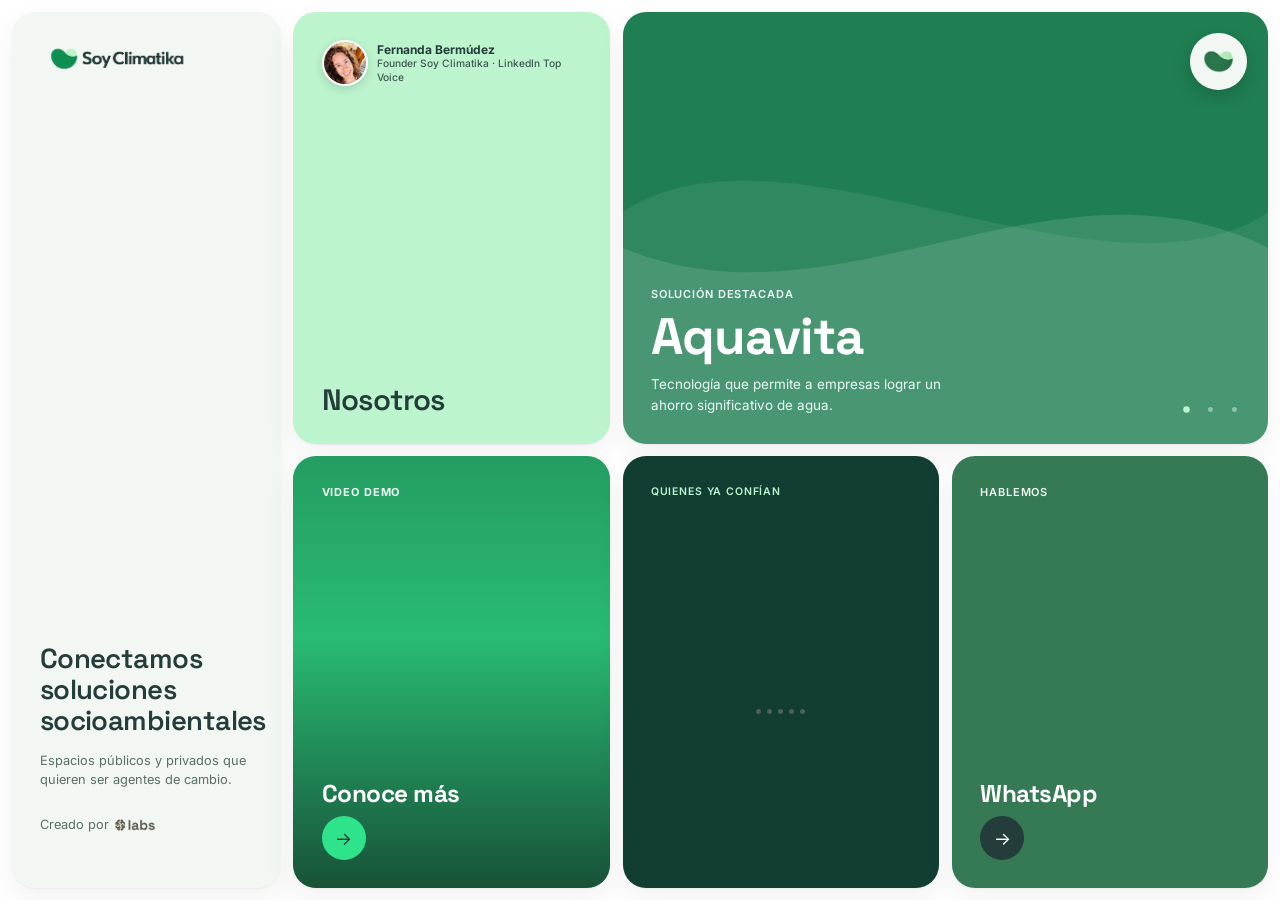
<file: index.html>
<!DOCTYPE html>
<html lang="es">
<head>
<meta charset="UTF-8">
<meta name="viewport" content="width=device-width, initial-scale=1.0">
<title>Soy Climatika — Hub digital de vinculación socioambiental</title>
<meta name="description" content="Soy Climatika es un hub digital de vinculación socioambiental que conecta soluciones para espacios públicos y privados que quieren ser agentes de cambio.">
<link rel="icon" type="image/webp" href="assets/img/brand/icon-climatika.webp">
<link rel="preconnect" href="https://fonts.googleapis.com">
<link rel="preconnect" href="https://fonts.gstatic.com" crossorigin>
<link href="https://fonts.googleapis.com/css2?family=Space+Grotesk:wght@400;500;600;700&family=Inter:wght@400;500;600;700&display=swap" rel="stylesheet">
<link rel="stylesheet" href="assets/css/base.css">
<link rel="stylesheet" href="assets/css/hero.css">
</head>
<body>

<main class="hero">

  <!-- MARCA -->
  <div class="cell panel-left">
    <div class="logo-wrap">
      <picture>
        <source srcset="assets/img/brand/logo-dark.avif" type="image/avif">
        <source srcset="assets/img/brand/logo-dark.webp" type="image/webp">
        <img src="assets/img/brand/logo-dark.png" alt="Soy Climatika" width="180" height="45">
      </picture>
    </div>
    <div class="headline">
      <h1 class="display">Conectamos soluciones socioambientales</h1>
      <p>Espacios públicos y privados que quieren ser agentes de cambio.</p>
      <p class="credit-panel">Creado por <a href="https://labs.publifix.net/" target="_blank" rel="noopener noreferrer">
        <picture>
          <source srcset="assets/img/brand/labs-logo-dark.avif" type="image/avif">
          <source srcset="assets/img/brand/labs-logo-dark.webp" type="image/webp">
          <img src="assets/img/brand/labs-logo-dark.png" alt="LABS by Publifix" width="223" height="66">
        </picture>
      </a></p>
    </div>
  </div>

  <!-- NOSOTROS -->
  <a class="cell card-nosotros" href="nosotros.html">
    <div class="founder">
      <picture class="avatar">
        <source srcset="assets/img/team/fer-bermudez.avif" type="image/avif">
        <source srcset="assets/img/team/fer-bermudez.webp" type="image/webp">
        <img src="assets/img/team/fer-bermudez.jpg" alt="Fernanda Bermúdez, Founder de Soy Climatika" width="52" height="52">
      </picture>
      <div class="founder-info">
        <span class="founder-name">Fernanda Bermúdez</span>
        <span class="founder-role">Founder Soy Climatika · LinkedIn Top Voice</span>
      </div>
    </div>
    <h2 class="display">Nosotros</h2>
  </a>

  <!-- PROYECTOS: AQUAVITA / WESS / CLIMATE WEEK (carrusel) -->
  <div class="cell card-aquavita">
    <a class="project-slide slide-aquavita is-active" href="aquavita.html" aria-label="Aquavita: tecnología que permite a empresas lograr un ahorro significativo de agua">
      <div class="water" aria-hidden="true">
        <svg class="water-layer water-back" viewBox="0 0 1200 120" preserveAspectRatio="none">
          <path d="M0,55 C150,25 450,85 600,55 C750,25 1050,85 1200,55 L1200,120 L0,120 Z"></path>
        </svg>
        <svg class="water-layer water-front" viewBox="0 0 1200 120" preserveAspectRatio="none">
          <path d="M0,65 C200,90 400,35 600,65 C800,90 1000,35 1200,65 L1200,120 L0,120 Z"></path>
        </svg>
      </div>
      <div class="project-content">
        <div class="eyebrow">Solución destacada</div>
        <h2 class="display">Aquavita</h2>
        <p>Tecnología que permite a empresas lograr un ahorro significativo de agua.</p>
      </div>
    </a>
    <a class="project-slide slide-wess" href="wess.html" aria-label="WESS: Fernanda Bermúdez es Embajadora del Women Sustainability Summit en Ciudad de México">
      <div class="project-content">
        <div class="eyebrow">Embajadora WESS</div>
        <h2 class="display">WESS</h2>
        <p>Fernanda Bermúdez, Embajadora del Women Sustainability Summit en Ciudad de México.</p>
      </div>
    </a>
    <a class="project-slide slide-climateweek" href="climate-week.html" aria-label="Soy Climatika y SECTUR Querétaro: coorganizamos un Side Event de la Climate Week NYC">
      <div class="project-content">
        <div class="eyebrow">Alianza destacada</div>
        <h2 class="display">Soy Climatika y SECTUR Querétaro</h2>
        <p>Coorganizamos un Side Event de la Climate Week NYC.</p>
      </div>
    </a>
    <div class="project-dots" aria-label="Elegir proyecto destacado">
      <button type="button" class="dot" data-target="slide-aquavita" aria-label="Ver Aquavita" aria-current="true"></button>
      <button type="button" class="dot" data-target="slide-wess" aria-label="Ver WESS" aria-current="false"></button>
      <button type="button" class="dot" data-target="slide-climateweek" aria-label="Ver Soy Climatika y SECTUR Querétaro" aria-current="false"></button>
    </div>
  </div>

  <!-- CTA: VIDEO DEMO -->
  <button class="cell card-cta" id="videoCta" type="button" aria-haspopup="dialog" aria-controls="videoStage">
    <video class="cta-video" id="ctaVideo" src="assets/video/aquavita-video-demo.mp4" autoplay muted loop playsinline></video>
    <div class="cta-scrim" aria-hidden="true"></div>
    <div class="cta-overlay">
      <div class="eyebrow">Video demo</div>
      <div>
        <h2 class="display">Conoce más</h2>
        <div class="arrow" aria-hidden="true">→</div>
      </div>
    </div>
  </button>

  <!-- CARRUSEL CLIENTES -->
  <div class="cell card-carousel">
    <h2 class="eyebrow">Quienes ya confían</h2>
    <div class="logo-carousel" aria-live="off" aria-label="Empresas que ya confían en Soy Climatika, en rotación automática">
      <div class="logo-slide">Michelin</div>
      <div class="logo-slide">Grand Fiesta Americana Querétaro</div>
      <div class="logo-slide">Hospital Ángeles Centro Sur</div>
      <div class="logo-slide">Fiesta Inn Querétaro</div>
      <div class="logo-slide">UNAM Juriquilla</div>
    </div>
    <div class="dots" aria-hidden="true"><span></span><span></span><span></span><span></span><span></span></div>
  </div>

  <!-- CONTACTO -->
  <a class="cell card-contacto" href="https://wa.me/524421457364?text=Hola%2C%20me%20gustaria%20saber%20mas%20sobre%20Soy%20Climatika." target="_blank" rel="noopener noreferrer">
    <div class="eyebrow">Hablemos</div>
    <div>
      <h2 class="display">WhatsApp</h2>
      <div class="arrow" aria-hidden="true">→</div>
    </div>
  </a>

</main>

<!-- CRÉDITO LABS by Publifix -->
<p class="credit-badge">Creado por <a href="https://labs.publifix.net/" target="_blank" rel="noopener noreferrer">
  <picture>
    <source srcset="assets/img/brand/labs-logo-dark.avif" type="image/avif">
    <source srcset="assets/img/brand/labs-logo-dark.webp" type="image/webp">
    <img src="assets/img/brand/labs-logo-dark.png" alt="LABS by Publifix" width="223" height="66">
  </picture>
</a></p>

<!-- BOTÓN MENÚ (icono Climatika, no hamburguesa) -->
<button class="menu-btn" id="menuBtn" aria-haspopup="true" aria-expanded="false" aria-controls="navPanel" aria-label="Abrir menú">
  <picture>
    <source srcset="assets/img/brand/icon-climatika.avif" type="image/avif">
    <source srcset="assets/img/brand/icon-climatika.webp" type="image/webp">
    <img class="icono" src="assets/img/brand/icon-climatika.png" alt="" width="37" height="28">
  </picture>
  <span class="x-icon" aria-hidden="true"><span></span><span></span></span>
</button>

<!-- SCRIM COMPARTIDO -->
<div class="scrim" id="scrim" aria-hidden="true"></div>

<!-- PANEL DE NAVEGACIÓN (cuadrante con esquinas redondeadas) -->
<nav class="nav-panel" id="navPanel" aria-label="Menú principal" hidden>
  <ul>
    <li><a href="./" aria-current="page">Inicio</a></li>
    <li><a href="nosotros.html">Nosotros</a></li>
    <li><a href="aquavita.html">Aquavita</a></li>
    <li><a href="wess.html">WESS</a></li>
    <li><a href="climate-week.html">Soy Climatika y SECTUR Querétaro</a></li>
    <li><a href="https://wa.me/524421457364?text=Hola%2C%20me%20gustaria%20saber%20mas%20sobre%20Soy%20Climatika." target="_blank" rel="noopener noreferrer">Contacto</a></li>
  </ul>
  <div class="nav-foot">Soy Climatika · Hub digital de vinculación socioambiental</div>
</nav>

<!-- VIDEO A PANTALLA COMPLETA (transición desde el cuadrante Video demo, reutiliza el mismo <video>) -->
<div class="video-stage" id="videoStage" role="dialog" aria-modal="true" aria-label="Video demo Soy Climatika" hidden>
  <button class="stage-close" id="stageClose" aria-label="Cerrar video">×</button>
</div>

<script src="assets/js/nav.js" defer></script>
<script src="assets/js/projects-carousel.js" defer></script>
<script src="assets/js/hero.js" defer></script>
</body>
</html>
</file>
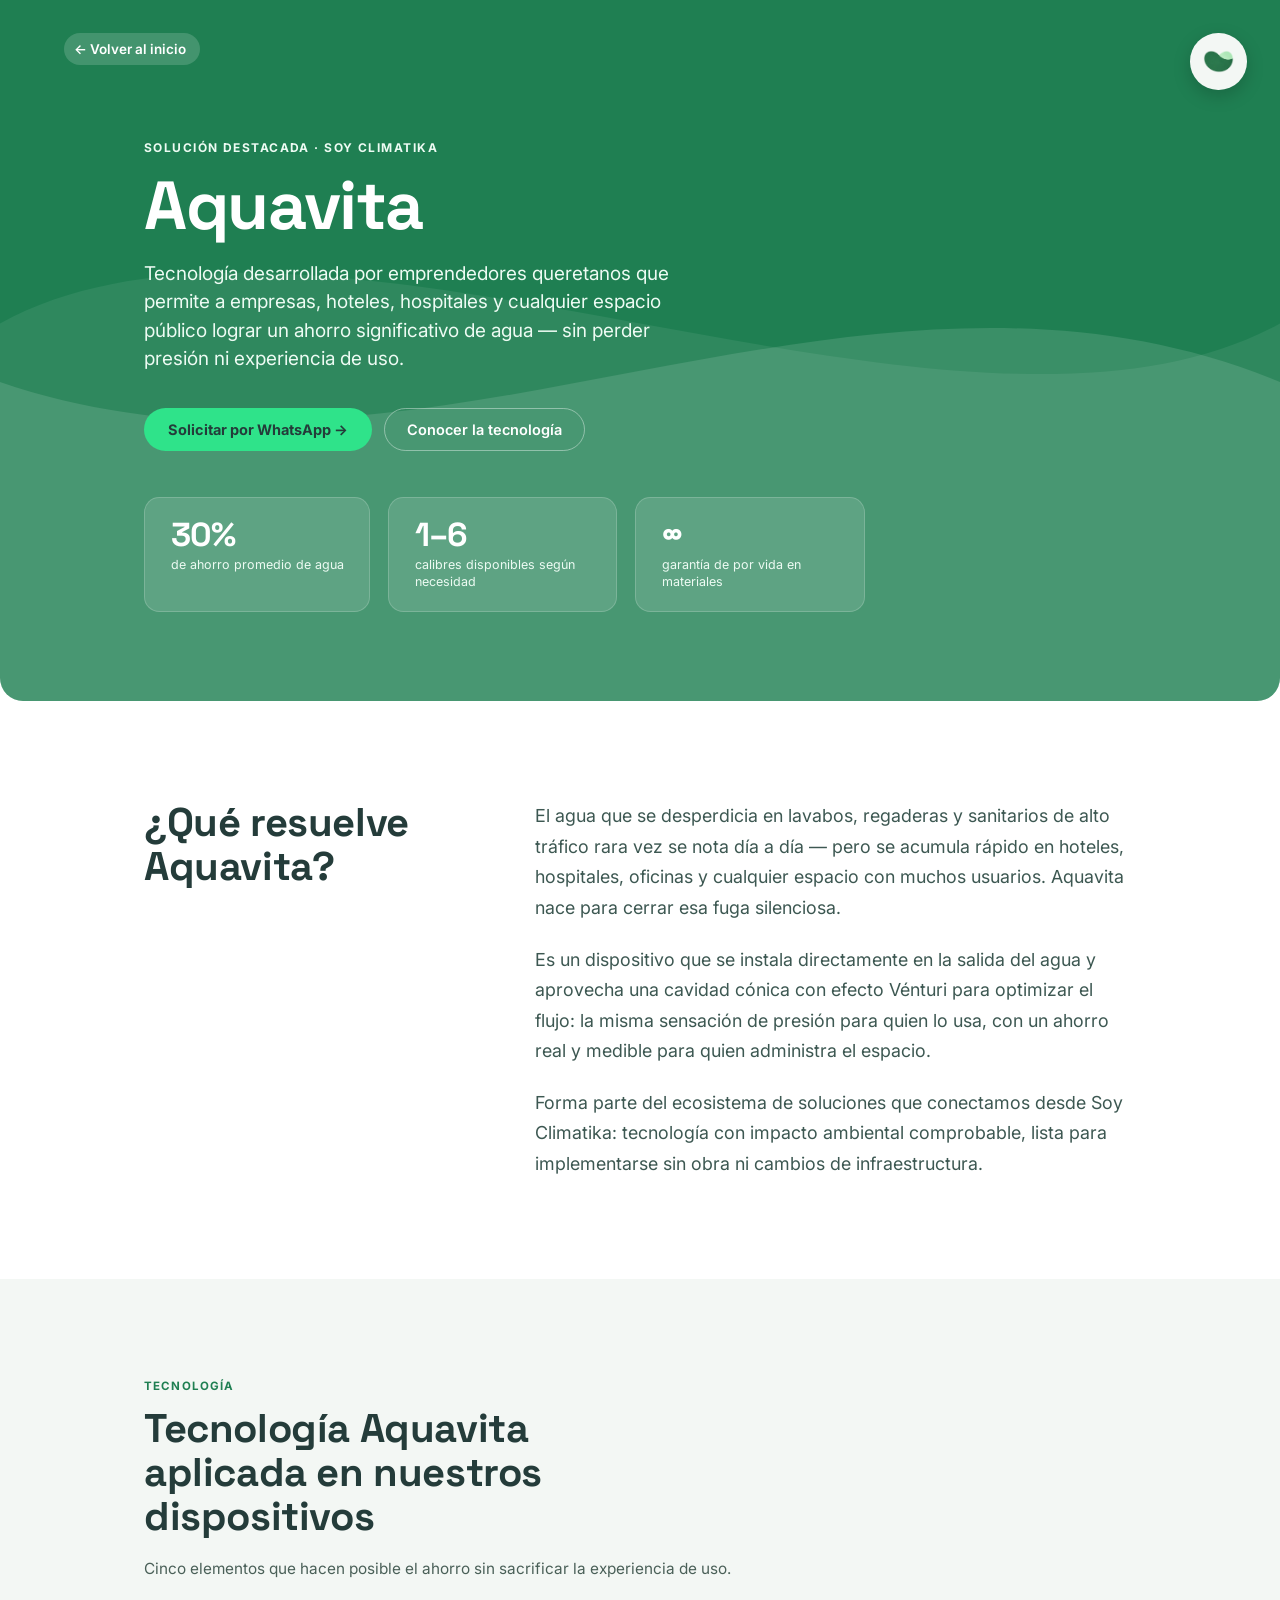
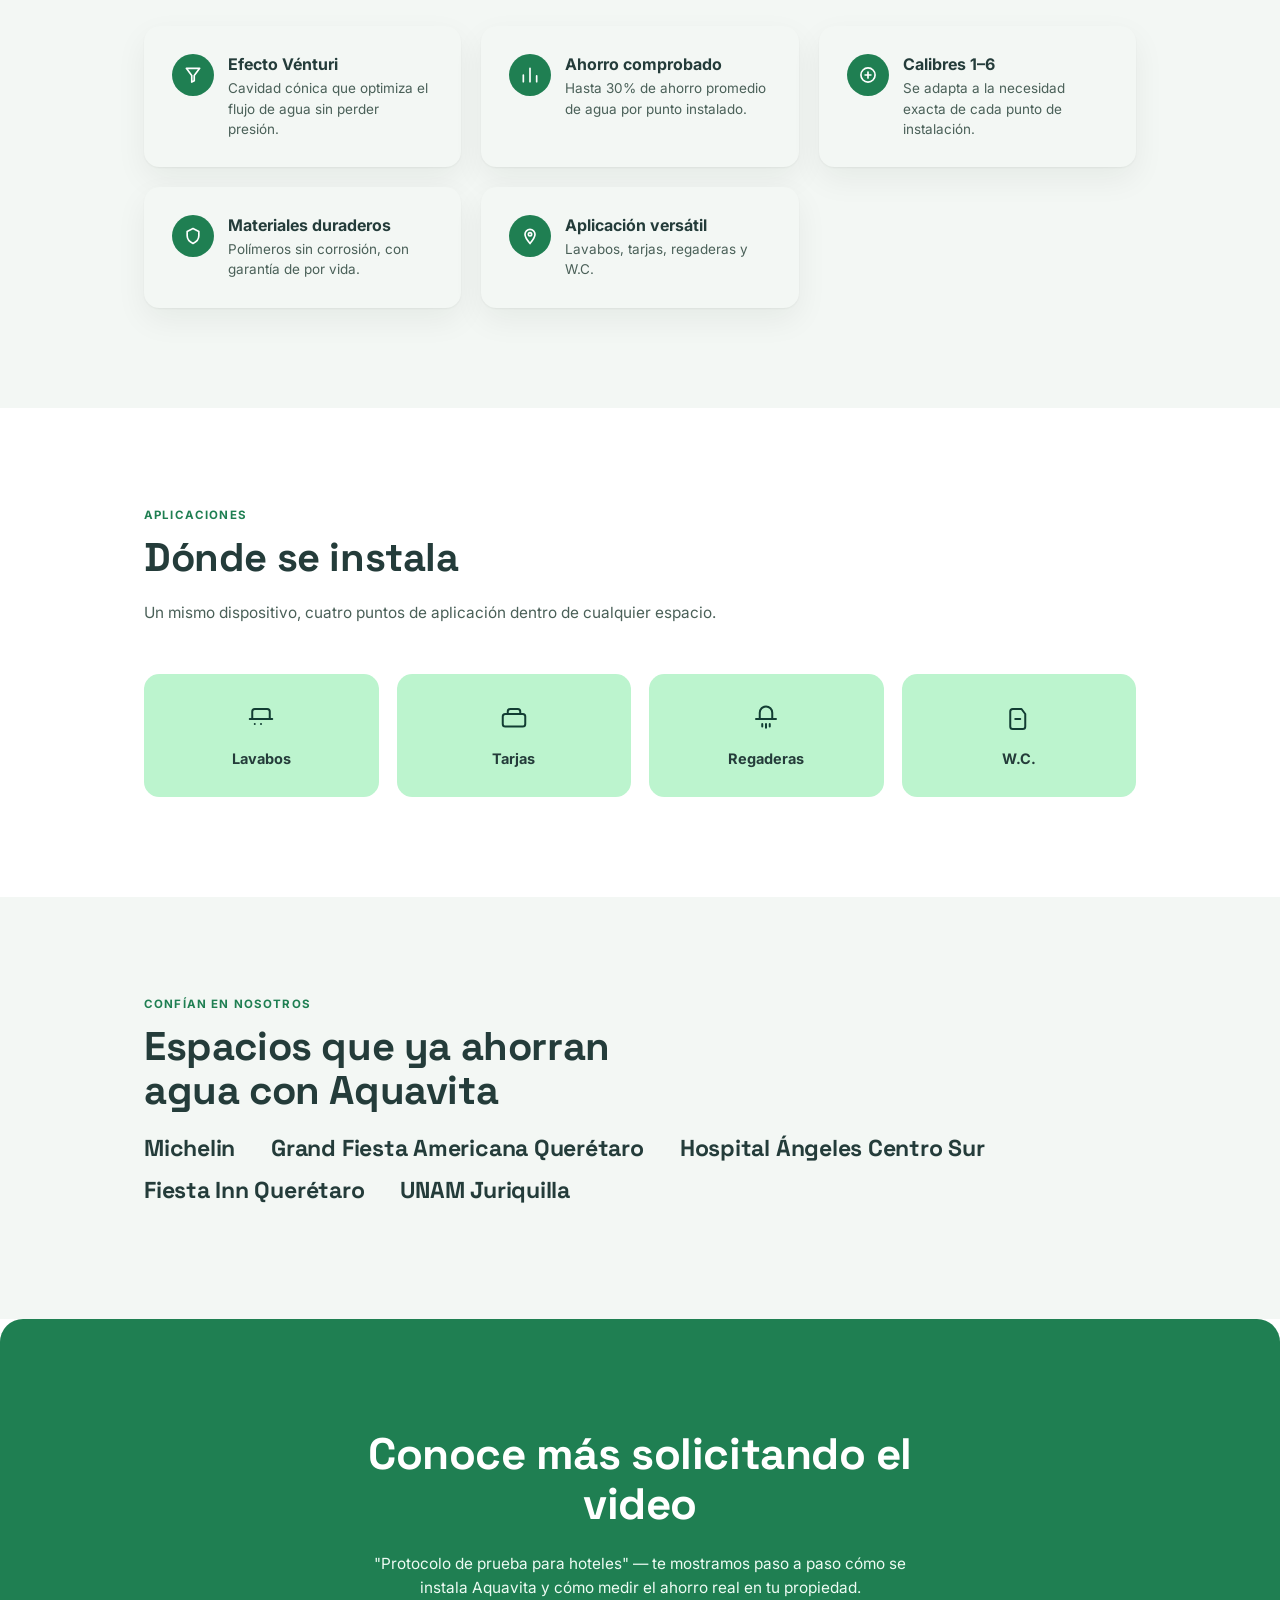
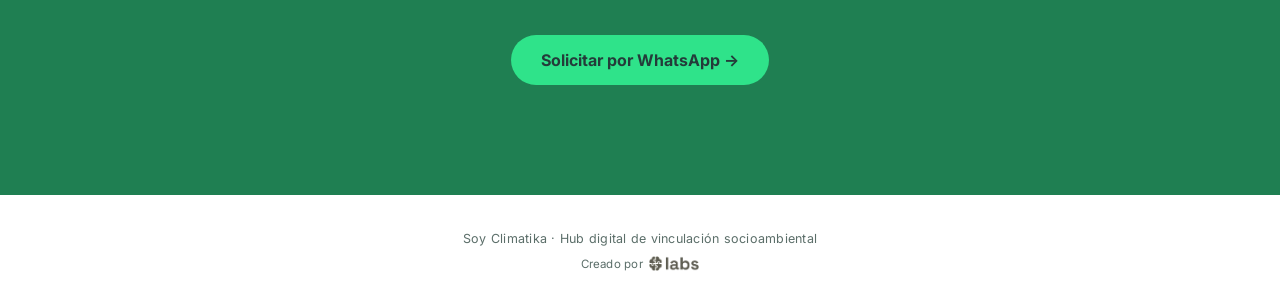
<file: aquavita.html>
<!DOCTYPE html>
<html lang="es">
<head>
<meta charset="UTF-8">
<meta name="viewport" content="width=device-width, initial-scale=1.0">
<title>Aquavita — Tecnología de ahorro de agua | Soy Climatika</title>
<meta name="description" content="Aquavita, tecnología de Soy Climatika, permite a hoteles, hospitales y empresas ahorrar hasta 30% de agua sin perder presión ni la experiencia de uso.">
<link rel="icon" type="image/webp" href="assets/img/brand/icon-climatika.webp">
<link rel="preconnect" href="https://fonts.googleapis.com">
<link rel="preconnect" href="https://fonts.gstatic.com" crossorigin>
<link href="https://fonts.googleapis.com/css2?family=Space+Grotesk:wght@400;500;600;700&family=Inter:wght@400;500;600;700&display=swap" rel="stylesheet">
<link rel="stylesheet" href="assets/css/base.css">
<link rel="stylesheet" href="assets/css/aquavita.css">
</head>
<body>

<a class="skip-link sr-only" href="#contenido">Saltar al contenido</a>

<!-- HERO (continúa visualmente el cuadrante "Aquavita" del inicio) -->
<header class="hero-band aq-hero" id="aqHero">
  <a class="back-link" href="./">← Volver al inicio</a>
  <div class="water" aria-hidden="true">
    <svg class="water-layer water-back" viewBox="0 0 1200 120" preserveAspectRatio="none">
      <path d="M0,55 C150,25 450,85 600,55 C750,25 1050,85 1200,55 L1200,120 L0,120 Z"></path>
    </svg>
    <svg class="water-layer water-front" viewBox="0 0 1200 120" preserveAspectRatio="none">
      <path d="M0,65 C200,90 400,35 600,65 C800,90 1000,35 1200,65 L1200,120 L0,120 Z"></path>
    </svg>
  </div>
  <div class="container">
    <div class="hero-band-inner">
      <span class="hero-eyebrow">Solución destacada · Soy Climatika</span>
      <h1 class="display hero-title">Aquavita</h1>
      <p class="hero-sub aq-hero-sub">Tecnología desarrollada por emprendedores queretanos que permite a empresas, hoteles, hospitales y cualquier espacio público lograr un ahorro significativo de agua — sin perder presión ni experiencia de uso.</p>
      <div class="aq-hero-actions">
        <a class="aq-btn-primary" href="https://wa.me/524421457364?text=Hola%2C%20me%20gustaria%20solicitar%20el%20video%20demo%20de%20Aquavita." target="_blank" rel="noopener noreferrer">Solicitar por WhatsApp →</a>
        <a class="aq-btn-ghost" href="#tecnologia">Conocer la tecnología</a>
      </div>
    </div>
    <div class="aq-stats">
      <div class="aq-stat">
        <div class="num display">30%</div>
        <div class="lbl">de ahorro promedio de agua</div>
      </div>
      <div class="aq-stat">
        <div class="num display">1–6</div>
        <div class="lbl">calibres disponibles según necesidad</div>
      </div>
      <div class="aq-stat">
        <div class="num display">∞</div>
        <div class="lbl">garantía de por vida en materiales</div>
      </div>
    </div>
  </div>
</header>

<main id="contenido">

  <!-- QUÉ RESUELVE -->
  <section class="page-section" aria-labelledby="que-resuelve-heading">
    <div class="container reveal aq-intro-grid">
      <h2 class="display section-heading" id="que-resuelve-heading">¿Qué resuelve Aquavita?</h2>
      <div>
        <p class="section-copy">El agua que se desperdicia en lavabos, regaderas y sanitarios de alto tráfico rara vez se nota día a día — pero se acumula rápido en hoteles, hospitales, oficinas y cualquier espacio con muchos usuarios. Aquavita nace para cerrar esa fuga silenciosa.</p>
        <p class="section-copy">Es un dispositivo que se instala directamente en la salida del agua y aprovecha una cavidad cónica con efecto Vénturi para optimizar el flujo: la misma sensación de presión para quien lo usa, con un ahorro real y medible para quien administra el espacio.</p>
        <p class="section-copy">Forma parte del ecosistema de soluciones que conectamos desde Soy Climatika: tecnología con impacto ambiental comprobable, lista para implementarse sin obra ni cambios de infraestructura.</p>
      </div>
    </div>
  </section>

  <!-- TECNOLOGÍA -->
  <section class="page-section section-tint" id="tecnologia" aria-labelledby="tecnologia-heading">
    <div class="container reveal">
      <div class="aq-tech-head">
        <span class="eyebrow">Tecnología</span>
        <h2 class="display section-heading" id="tecnologia-heading">Tecnología Aquavita aplicada en nuestros dispositivos</h2>
        <p>Cinco elementos que hacen posible el ahorro sin sacrificar la experiencia de uso.</p>
      </div>

      <div class="feature-grid">
        <div class="feature-card">
          <div class="icon" aria-hidden="true">
            <svg width="20" height="20" viewBox="0 0 24 24" fill="none" stroke="currentColor" stroke-width="2" stroke-linecap="round" stroke-linejoin="round"><path d="M4 4h16l-6.5 8.5V19l-3 1.5v-8L4 4z"/></svg>
          </div>
          <div>
            <h3>Efecto Vénturi</h3>
            <p>Cavidad cónica que optimiza el flujo de agua sin perder presión.</p>
          </div>
        </div>

        <div class="feature-card">
          <div class="icon" aria-hidden="true">
            <svg width="20" height="20" viewBox="0 0 24 24" fill="none" stroke="currentColor" stroke-width="2" stroke-linecap="round" stroke-linejoin="round"><path d="M4 20V12M12 20V4M20 20v-7"/></svg>
          </div>
          <div>
            <h3>Ahorro comprobado</h3>
            <p>Hasta 30% de ahorro promedio de agua por punto instalado.</p>
          </div>
        </div>

        <div class="feature-card">
          <div class="icon" aria-hidden="true">
            <svg width="20" height="20" viewBox="0 0 24 24" fill="none" stroke="currentColor" stroke-width="2" stroke-linecap="round" stroke-linejoin="round"><circle cx="12" cy="12" r="8.5"/><path d="M8.5 12h7M12 8.5v7"/></svg>
          </div>
          <div>
            <h3>Calibres 1–6</h3>
            <p>Se adapta a la necesidad exacta de cada punto de instalación.</p>
          </div>
        </div>

        <div class="feature-card">
          <div class="icon" aria-hidden="true">
            <svg width="20" height="20" viewBox="0 0 24 24" fill="none" stroke="currentColor" stroke-width="2" stroke-linecap="round" stroke-linejoin="round"><path d="M12 3l7 3.5v5.2c0 4.4-3 7.3-7 9.3-4-2-7-4.9-7-9.3V6.5L12 3z"/></svg>
          </div>
          <div>
            <h3>Materiales duraderos</h3>
            <p>Polímeros sin corrosión, con garantía de por vida.</p>
          </div>
        </div>

        <div class="feature-card">
          <div class="icon" aria-hidden="true">
            <svg width="20" height="20" viewBox="0 0 24 24" fill="none" stroke="currentColor" stroke-width="2" stroke-linecap="round" stroke-linejoin="round"><path d="M12 21c3.5-4 6-7.4 6-11a6 6 0 10-12 0c0 3.6 2.5 7 6 11z"/><circle cx="12" cy="10" r="2"/></svg>
          </div>
          <div>
            <h3>Aplicación versátil</h3>
            <p>Lavabos, tarjas, regaderas y W.C.</p>
          </div>
        </div>
      </div>
    </div>
  </section>

  <!-- DÓNDE SE INSTALA -->
  <section class="page-section" aria-labelledby="aplicaciones-heading">
    <div class="container reveal">
      <div class="aq-tech-head">
        <span class="eyebrow">Aplicaciones</span>
        <h2 class="display section-heading" id="aplicaciones-heading">Dónde se instala</h2>
        <p class="section-copy">Un mismo dispositivo, cuatro puntos de aplicación dentro de cualquier espacio.</p>
      </div>
      <div class="apps-grid">
        <div class="app-card">
          <svg class="icon" viewBox="0 0 24 24" fill="none" stroke="currentColor" stroke-width="1.6" stroke-linecap="round" stroke-linejoin="round" aria-hidden="true"><path d="M3 12h18M5 12V6a2 2 0 012-2h10a2 2 0 012 2v6M7 16h.01M12 16h.01"/></svg>
          <h3>Lavabos</h3>
        </div>
        <div class="app-card">
          <svg class="icon" viewBox="0 0 24 24" fill="none" stroke="currentColor" stroke-width="1.6" stroke-linecap="round" stroke-linejoin="round" aria-hidden="true"><rect x="3" y="8" width="18" height="10" rx="2"/><path d="M7 8V6a2 2 0 012-2h6a2 2 0 012 2v2"/></svg>
          <h3>Tarjas</h3>
        </div>
        <div class="app-card">
          <svg class="icon" viewBox="0 0 24 24" fill="none" stroke="currentColor" stroke-width="1.6" stroke-linecap="round" stroke-linejoin="round" aria-hidden="true"><path d="M4 12h16M7 12V7a5 5 0 0110 0v5M9 16v2M12 16v3M15 16v2"/></svg>
          <h3>Regaderas</h3>
        </div>
        <div class="app-card">
          <svg class="icon" viewBox="0 0 24 24" fill="none" stroke="currentColor" stroke-width="1.6" stroke-linecap="round" stroke-linejoin="round" aria-hidden="true"><path d="M7 4h7l3 4v10a2 2 0 01-2 2H7a2 2 0 01-2-2V6a2 2 0 012-2z"/><path d="M9 12h4"/></svg>
          <h3>W.C.</h3>
        </div>
      </div>
    </div>
  </section>

  <!-- CONFÍAN EN NOSOTROS -->
  <section class="page-section section-tint" aria-labelledby="confian-heading">
    <div class="container reveal">
      <span class="eyebrow">Confían en nosotros</span>
      <h2 class="display section-heading" id="confian-heading">Espacios que ya ahorran agua con Aquavita</h2>
      <ul class="trust-list">
        <li>Michelin</li>
        <li>Grand Fiesta Americana Querétaro</li>
        <li>Hospital Ángeles Centro Sur</li>
        <li>Fiesta Inn Querétaro</li>
        <li>UNAM Juriquilla</li>
      </ul>
    </div>
  </section>

  <!-- CIERRE -->
  <section class="cta-band reveal" id="cta" aria-labelledby="aq-cta-heading">
    <h2 class="display" id="aq-cta-heading">Conoce más solicitando el video</h2>
    <p>"Protocolo de prueba para hoteles" — te mostramos paso a paso cómo se instala Aquavita y cómo medir el ahorro real en tu propiedad.</p>
    <a class="cta-btn" href="https://wa.me/524421457364?text=Hola%2C%20me%20gustaria%20solicitar%20el%20video%20demo%20de%20Aquavita." target="_blank" rel="noopener noreferrer">Solicitar por WhatsApp →</a>
  </section>

</main>

<footer class="site-footer">
  <p>Soy Climatika · Hub digital de vinculación socioambiental</p>
  <p class="credit-line">Creado por <a href="https://labs.publifix.net/" target="_blank" rel="noopener noreferrer">
    <picture>
      <source srcset="assets/img/brand/labs-logo-dark.avif" type="image/avif">
      <source srcset="assets/img/brand/labs-logo-dark.webp" type="image/webp">
      <img src="assets/img/brand/labs-logo-dark.png" alt="LABS by Publifix" width="223" height="66" loading="lazy">
    </picture>
  </a></p>
</footer>

<!-- BOTÓN MENÚ (icono Climatika, no hamburguesa) -->
<button class="menu-btn" id="menuBtn" aria-haspopup="true" aria-expanded="false" aria-controls="navPanel" aria-label="Abrir menú">
  <picture>
    <source srcset="assets/img/brand/icon-climatika.avif" type="image/avif">
    <source srcset="assets/img/brand/icon-climatika.webp" type="image/webp">
    <img class="icono" src="assets/img/brand/icon-climatika.png" alt="" width="37" height="28">
  </picture>
  <span class="x-icon" aria-hidden="true"><span></span><span></span></span>
</button>

<!-- SCRIM COMPARTIDO -->
<div class="scrim" id="scrim" aria-hidden="true"></div>

<!-- PANEL DE NAVEGACIÓN -->
<nav class="nav-panel" id="navPanel" aria-label="Menú principal" hidden>
  <ul>
    <li><a href="./">Inicio</a></li>
    <li><a href="nosotros.html">Nosotros</a></li>
    <li><a href="aquavita.html" aria-current="page">Aquavita</a></li>
    <li><a href="wess.html">WESS</a></li>
    <li><a href="climate-week.html">Soy Climatika y SECTUR Querétaro</a></li>
    <li><a href="https://wa.me/524421457364?text=Hola%2C%20me%20gustaria%20saber%20mas%20sobre%20Soy%20Climatika." target="_blank" rel="noopener noreferrer">Contacto</a></li>
  </ul>
  <div class="nav-foot">Soy Climatika · Hub digital de vinculación socioambiental</div>
</nav>

<script src="assets/js/nav.js" defer></script>
<script src="assets/js/reveal.js" defer></script>
</body>
</html>
</file>
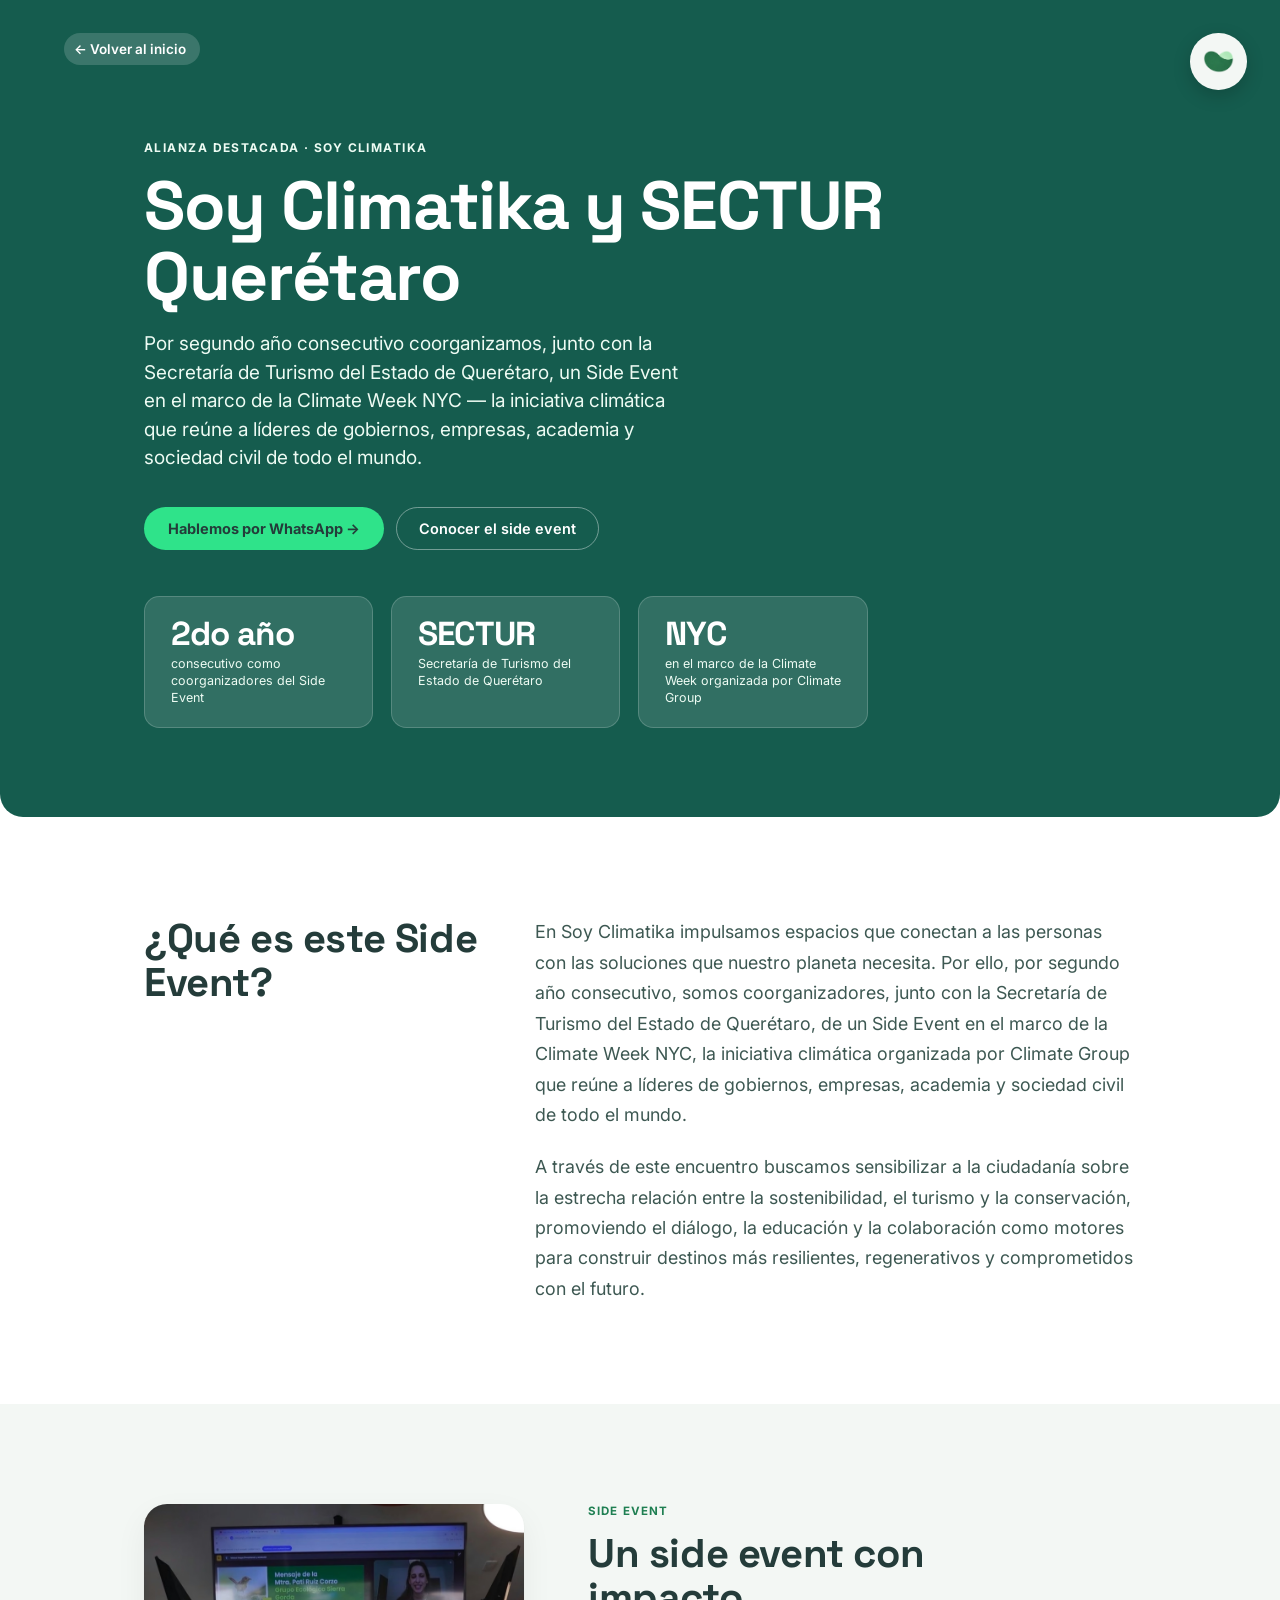
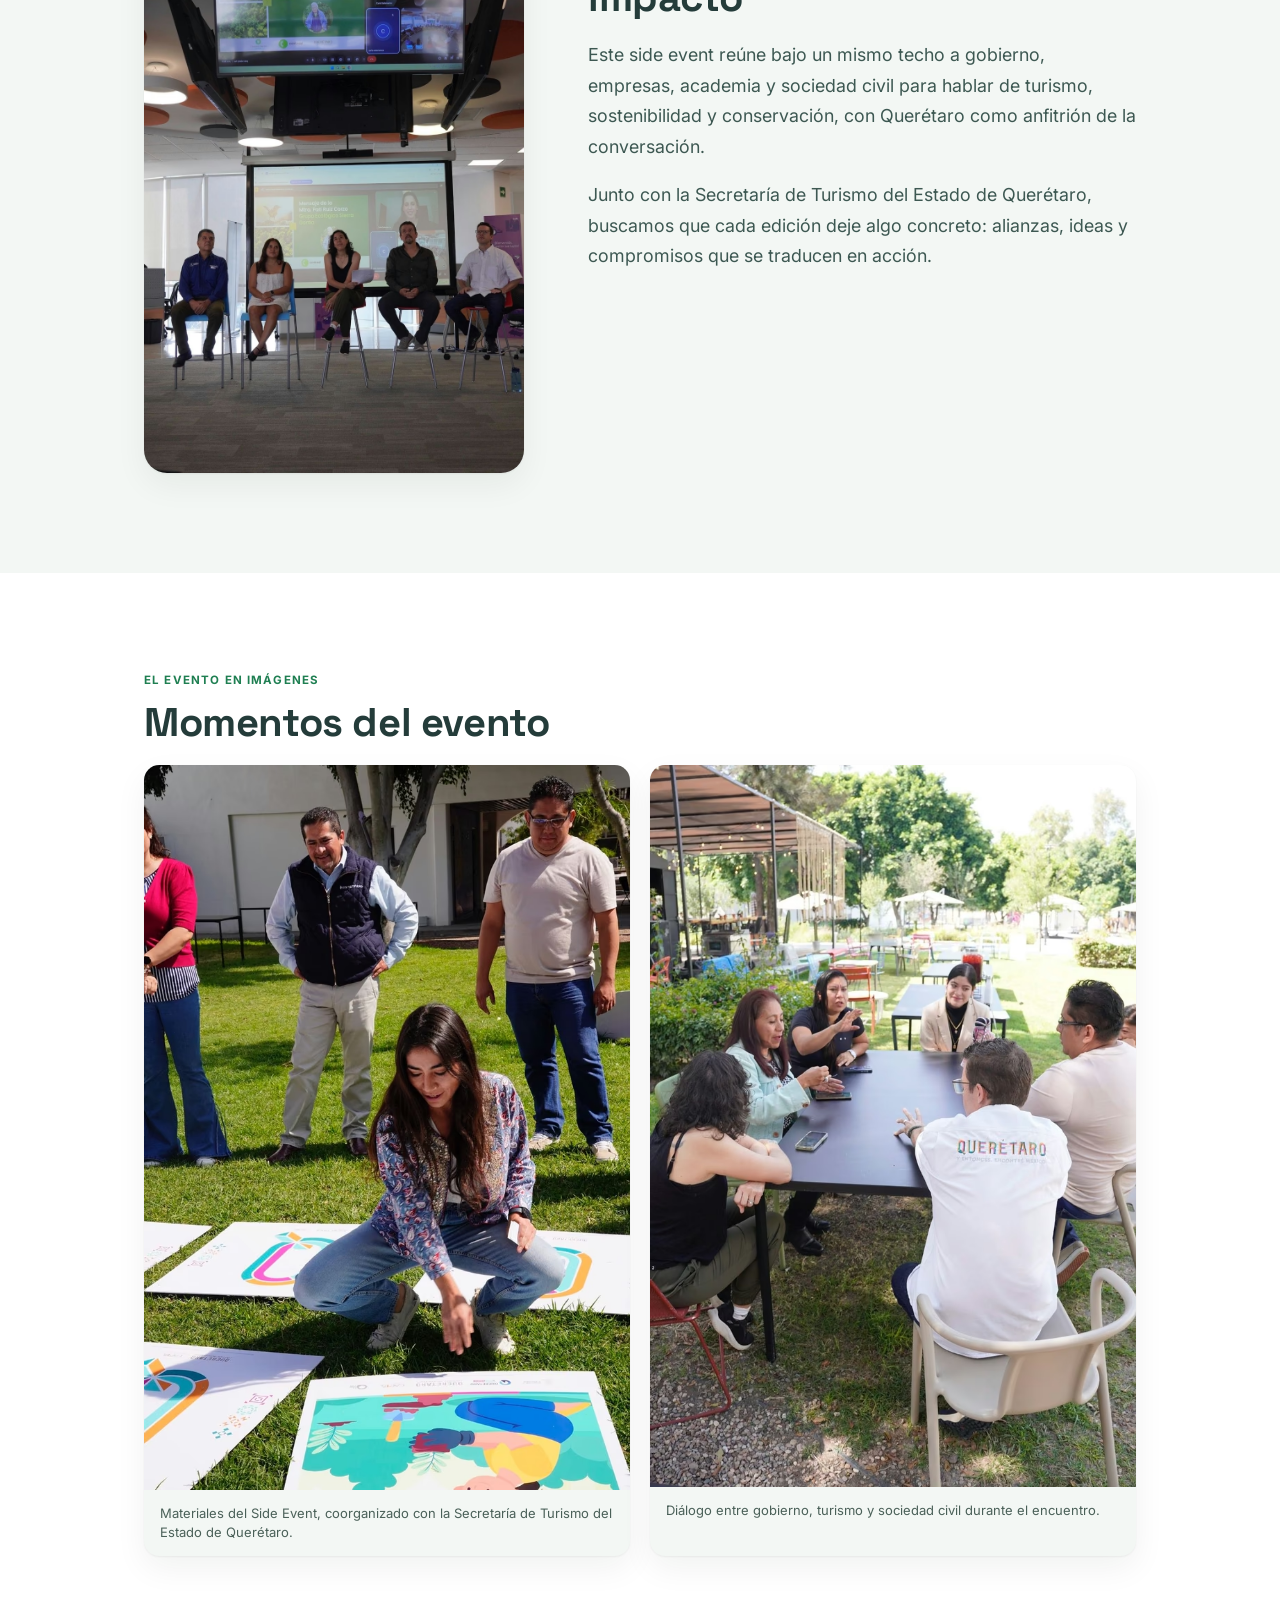
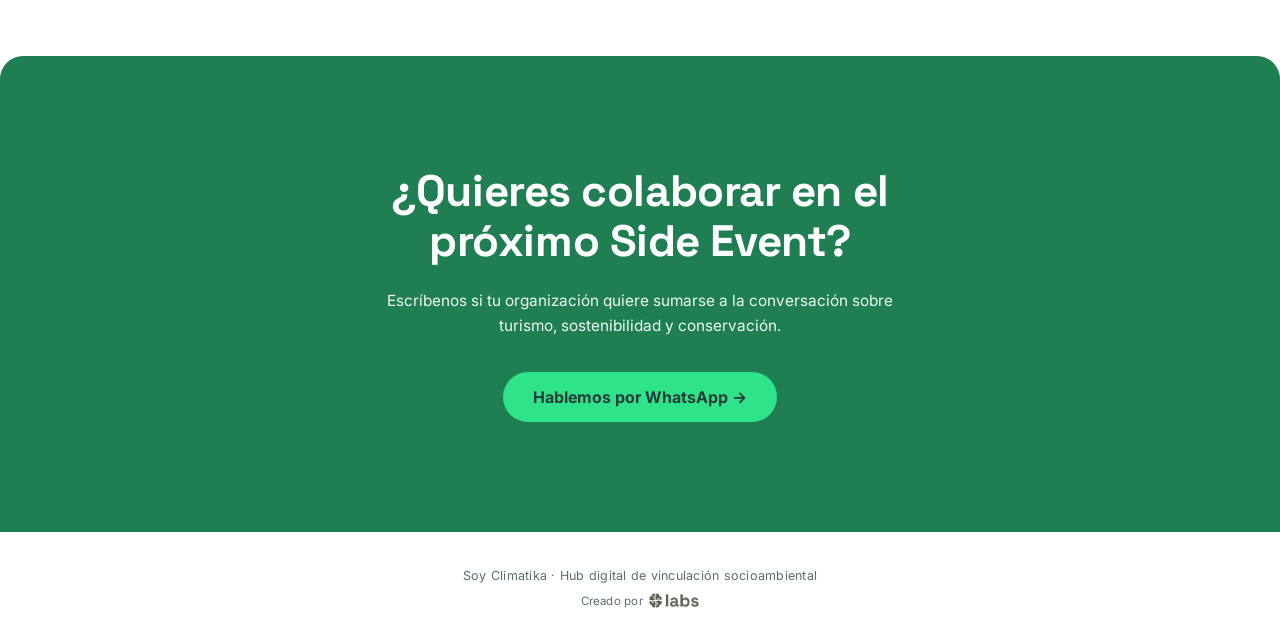
<file: climate-week.html>
<!DOCTYPE html>
<html lang="es">
<head>
<meta charset="UTF-8">
<meta name="viewport" content="width=device-width, initial-scale=1.0">
<title>Soy Climatika y SECTUR Querétaro</title>
<meta name="description" content="Soy Climatika coorganiza con la Secretaría de Turismo de Querétaro un Side Event de la Climate Week NYC, para conectar turismo, sostenibilidad y conservación.">
<link rel="icon" type="image/webp" href="assets/img/brand/icon-climatika.webp">
<link rel="preconnect" href="https://fonts.googleapis.com">
<link rel="preconnect" href="https://fonts.gstatic.com" crossorigin>
<link href="https://fonts.googleapis.com/css2?family=Space+Grotesk:wght@400;500;600;700&family=Inter:wght@400;500;600;700&display=swap" rel="stylesheet">
<link rel="stylesheet" href="assets/css/base.css">
<link rel="stylesheet" href="assets/css/climate-week.css">
</head>
<body>

<a class="skip-link sr-only" href="#contenido">Saltar al contenido</a>

<!-- HERO (continúa visualmente el cuadrante "Climate Week" del carrusel de proyectos en inicio) -->
<header class="hero-band cw-hero" id="cwHero">
  <a class="back-link" href="./">← Volver al inicio</a>
  <div class="container">
    <div class="hero-band-inner">
      <span class="hero-eyebrow">Alianza destacada · Soy Climatika</span>
      <h1 class="display hero-title">Soy Climatika y SECTUR Querétaro</h1>
      <p class="hero-sub cw-hero-sub">Por segundo año consecutivo coorganizamos, junto con la Secretaría de Turismo del Estado de Querétaro, un Side Event en el marco de la Climate Week NYC — la iniciativa climática que reúne a líderes de gobiernos, empresas, academia y sociedad civil de todo el mundo.</p>
      <div class="hero-actions">
        <a class="btn-primary" href="https://wa.me/524421457364?text=Hola%2C%20me%20gustaria%20saber%20mas%20sobre%20el%20Side%20Event%20de%20Climate%20Week." target="_blank" rel="noopener noreferrer">Hablemos por WhatsApp →</a>
        <a class="btn-ghost" href="#evento">Conocer el side event</a>
      </div>
    </div>
    <div class="hero-stats">
      <div class="hero-stat">
        <div class="num display">2do año</div>
        <div class="lbl">consecutivo como coorganizadores del Side Event</div>
      </div>
      <div class="hero-stat">
        <div class="num display">SECTUR</div>
        <div class="lbl">Secretaría de Turismo del Estado de Querétaro</div>
      </div>
      <div class="hero-stat">
        <div class="num display">NYC</div>
        <div class="lbl">en el marco de la Climate Week organizada por Climate Group</div>
      </div>
    </div>
  </div>
</header>

<main id="contenido">

  <!-- QUÉ ES EL SIDE EVENT -->
  <section class="page-section" id="evento" aria-labelledby="evento-heading">
    <div class="container reveal intro-grid">
      <h2 class="display section-heading" id="evento-heading">¿Qué es este Side Event?</h2>
      <div>
        <p class="section-copy">En Soy Climatika impulsamos espacios que conectan a las personas con las soluciones que nuestro planeta necesita. Por ello, por segundo año consecutivo, somos coorganizadores, junto con la Secretaría de Turismo del Estado de Querétaro, de un Side Event en el marco de la Climate Week NYC, la iniciativa climática organizada por Climate Group que reúne a líderes de gobiernos, empresas, academia y sociedad civil de todo el mundo.</p>
        <p class="section-copy">A través de este encuentro buscamos sensibilizar a la ciudadanía sobre la estrecha relación entre la sostenibilidad, el turismo y la conservación, promoviendo el diálogo, la educación y la colaboración como motores para construir destinos más resilientes, regenerativos y comprometidos con el futuro.</p>
      </div>
    </div>
  </section>

  <!-- UN SIDE EVENT CON IMPACTO -->
  <section class="page-section section-tint" aria-labelledby="impacto-heading">
    <div class="container reveal">
      <div class="page-media-grid">
        <div class="page-media-photo">
          <picture>
            <source srcset="assets/img/proyectos/climate-week-panel.avif" type="image/avif">
            <source srcset="assets/img/proyectos/climate-week-panel.webp" type="image/webp">
            <img src="assets/img/proyectos/climate-week-panel.jpg" alt="Panel de discusión del Side Event con transmisión en vivo y participación de especialistas ambientales" width="900" height="1346" loading="lazy">
          </picture>
        </div>
        <div>
          <span class="eyebrow">Side Event</span>
          <h2 class="display section-heading" id="impacto-heading">Un side event con impacto</h2>
          <p class="section-copy">Este side event reúne bajo un mismo techo a gobierno, empresas, academia y sociedad civil para hablar de turismo, sostenibilidad y conservación, con Querétaro como anfitrión de la conversación.</p>
          <p class="section-copy">Junto con la Secretaría de Turismo del Estado de Querétaro, buscamos que cada edición deje algo concreto: alianzas, ideas y compromisos que se traducen en acción.</p>
        </div>
      </div>
    </div>
  </section>

  <!-- MOMENTOS DEL EVENTO -->
  <section class="page-section" aria-labelledby="galeria-heading">
    <div class="container reveal">
      <span class="eyebrow">El evento en imágenes</span>
      <h2 class="display section-heading" id="galeria-heading">Momentos del evento</h2>
      <div class="gallery-grid">
        <figure class="gallery-card">
          <picture>
            <source srcset="assets/img/proyectos/climate-week-posters.avif" type="image/avif">
            <source srcset="assets/img/proyectos/climate-week-posters.webp" type="image/webp">
            <img src="assets/img/proyectos/climate-week-posters.jpg" alt="Materiales gráficos de Querétaro dispuestos sobre el pasto durante la preparación del evento" width="700" height="1045" loading="lazy">
          </picture>
          <figcaption>Materiales del Side Event, coorganizado con la Secretaría de Turismo del Estado de Querétaro.</figcaption>
        </figure>
        <figure class="gallery-card">
          <picture>
            <source srcset="assets/img/proyectos/climate-week-mesa.avif" type="image/avif">
            <source srcset="assets/img/proyectos/climate-week-mesa.webp" type="image/webp">
            <img src="assets/img/proyectos/climate-week-mesa.jpg" alt="Grupo de personas conversando alrededor de una mesa al aire libre, una de ellas con una playera de Querétaro" width="700" height="1041" loading="lazy">
          </picture>
          <figcaption>Diálogo entre gobierno, turismo y sociedad civil durante el encuentro.</figcaption>
        </figure>
      </div>
    </div>
  </section>

  <!-- CIERRE -->
  <section class="cta-band reveal" aria-labelledby="cw-cta-heading">
    <h2 class="display" id="cw-cta-heading">¿Quieres colaborar en el próximo Side Event?</h2>
    <p>Escríbenos si tu organización quiere sumarse a la conversación sobre turismo, sostenibilidad y conservación.</p>
    <a class="cta-btn" href="https://wa.me/524421457364?text=Hola%2C%20me%20gustaria%20saber%20mas%20sobre%20el%20Side%20Event%20de%20Climate%20Week." target="_blank" rel="noopener noreferrer">Hablemos por WhatsApp →</a>
  </section>

</main>

<footer class="site-footer">
  <p>Soy Climatika · Hub digital de vinculación socioambiental</p>
  <p class="credit-line">Creado por <a href="https://labs.publifix.net/" target="_blank" rel="noopener noreferrer">
    <picture>
      <source srcset="assets/img/brand/labs-logo-dark.avif" type="image/avif">
      <source srcset="assets/img/brand/labs-logo-dark.webp" type="image/webp">
      <img src="assets/img/brand/labs-logo-dark.png" alt="LABS by Publifix" width="223" height="66" loading="lazy">
    </picture>
  </a></p>
</footer>

<!-- BOTÓN MENÚ (icono Climatika, no hamburguesa) -->
<button class="menu-btn" id="menuBtn" aria-haspopup="true" aria-expanded="false" aria-controls="navPanel" aria-label="Abrir menú">
  <picture>
    <source srcset="assets/img/brand/icon-climatika.avif" type="image/avif">
    <source srcset="assets/img/brand/icon-climatika.webp" type="image/webp">
    <img class="icono" src="assets/img/brand/icon-climatika.png" alt="" width="37" height="28">
  </picture>
  <span class="x-icon" aria-hidden="true"><span></span><span></span></span>
</button>

<!-- SCRIM COMPARTIDO -->
<div class="scrim" id="scrim" aria-hidden="true"></div>

<!-- PANEL DE NAVEGACIÓN -->
<nav class="nav-panel" id="navPanel" aria-label="Menú principal" hidden>
  <ul>
    <li><a href="./">Inicio</a></li>
    <li><a href="nosotros.html">Nosotros</a></li>
    <li><a href="aquavita.html">Aquavita</a></li>
    <li><a href="wess.html">WESS</a></li>
    <li><a href="climate-week.html" aria-current="page">Soy Climatika y SECTUR Querétaro</a></li>
    <li><a href="https://wa.me/524421457364?text=Hola%2C%20me%20gustaria%20saber%20mas%20sobre%20Soy%20Climatika." target="_blank" rel="noopener noreferrer">Contacto</a></li>
  </ul>
  <div class="nav-foot">Soy Climatika · Hub digital de vinculación socioambiental</div>
</nav>

<script src="assets/js/nav.js" defer></script>
<script src="assets/js/reveal.js" defer></script>
</body>
</html>
</file>
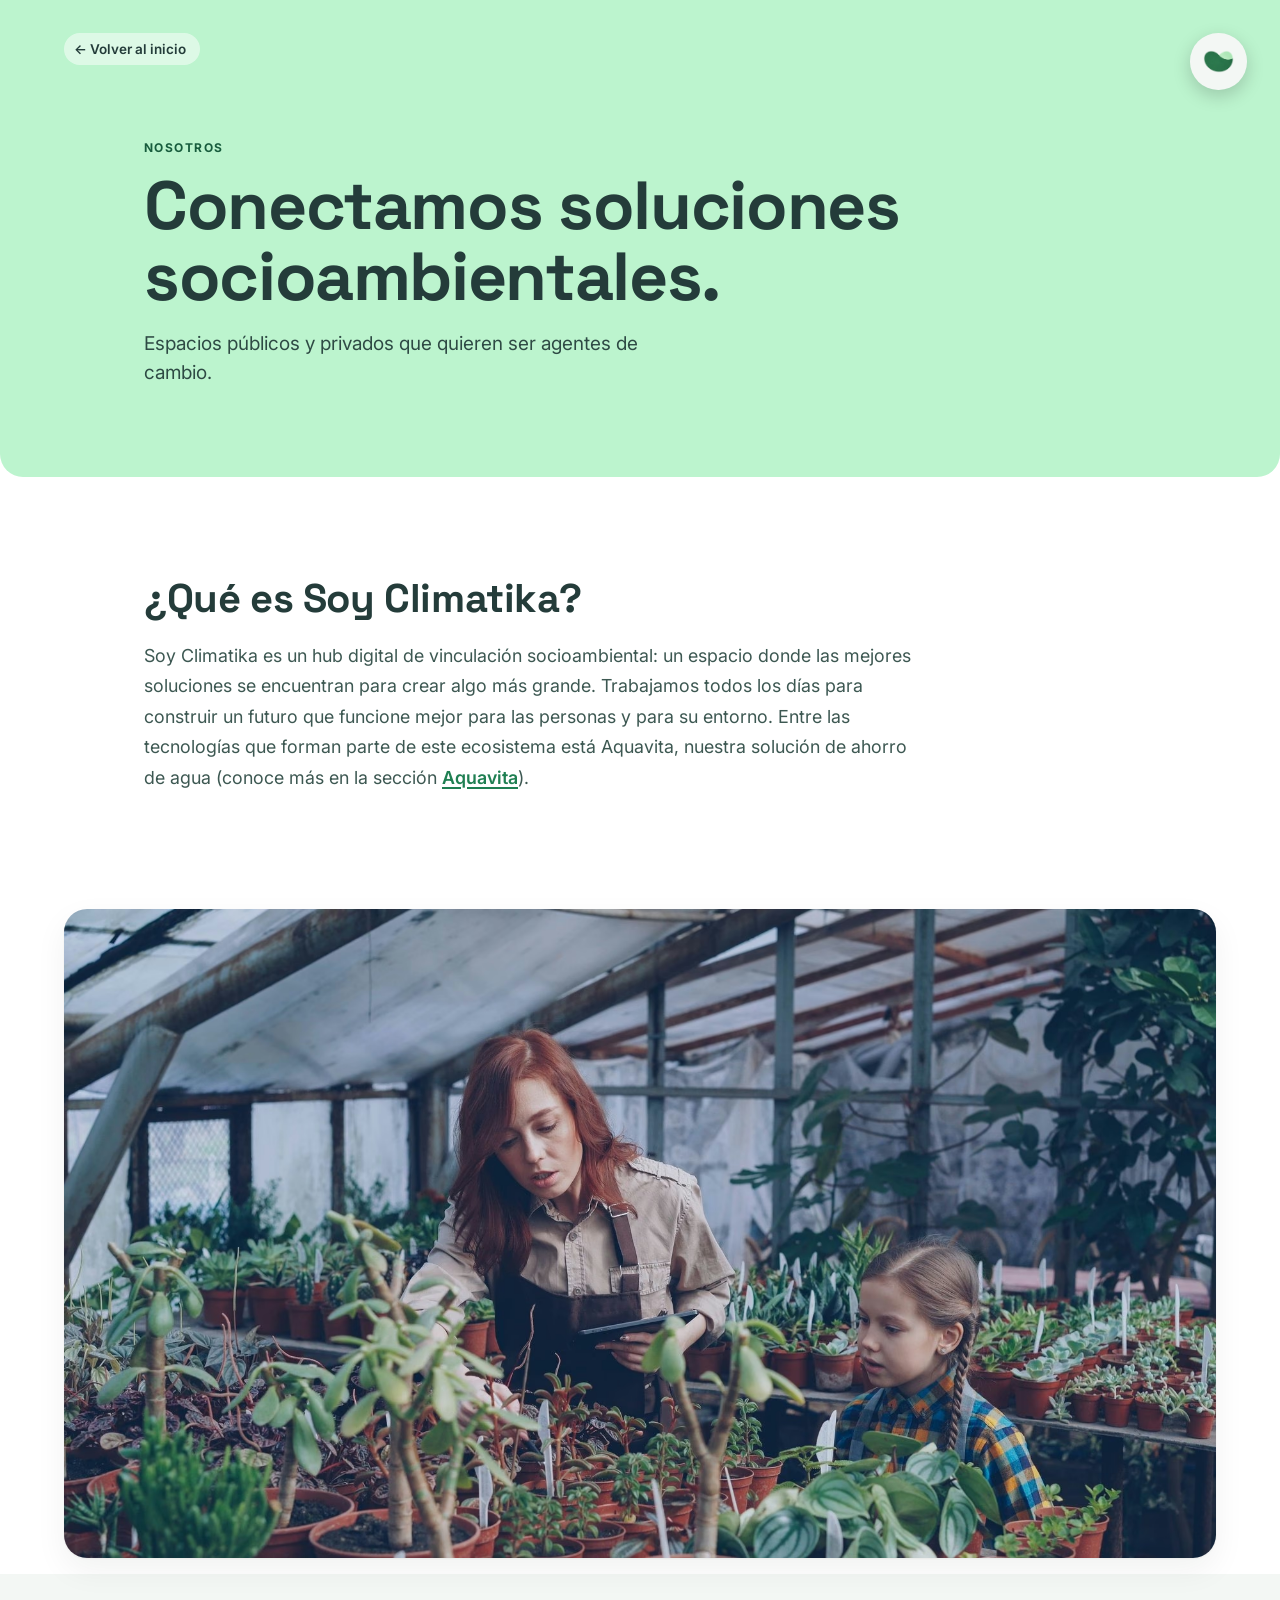
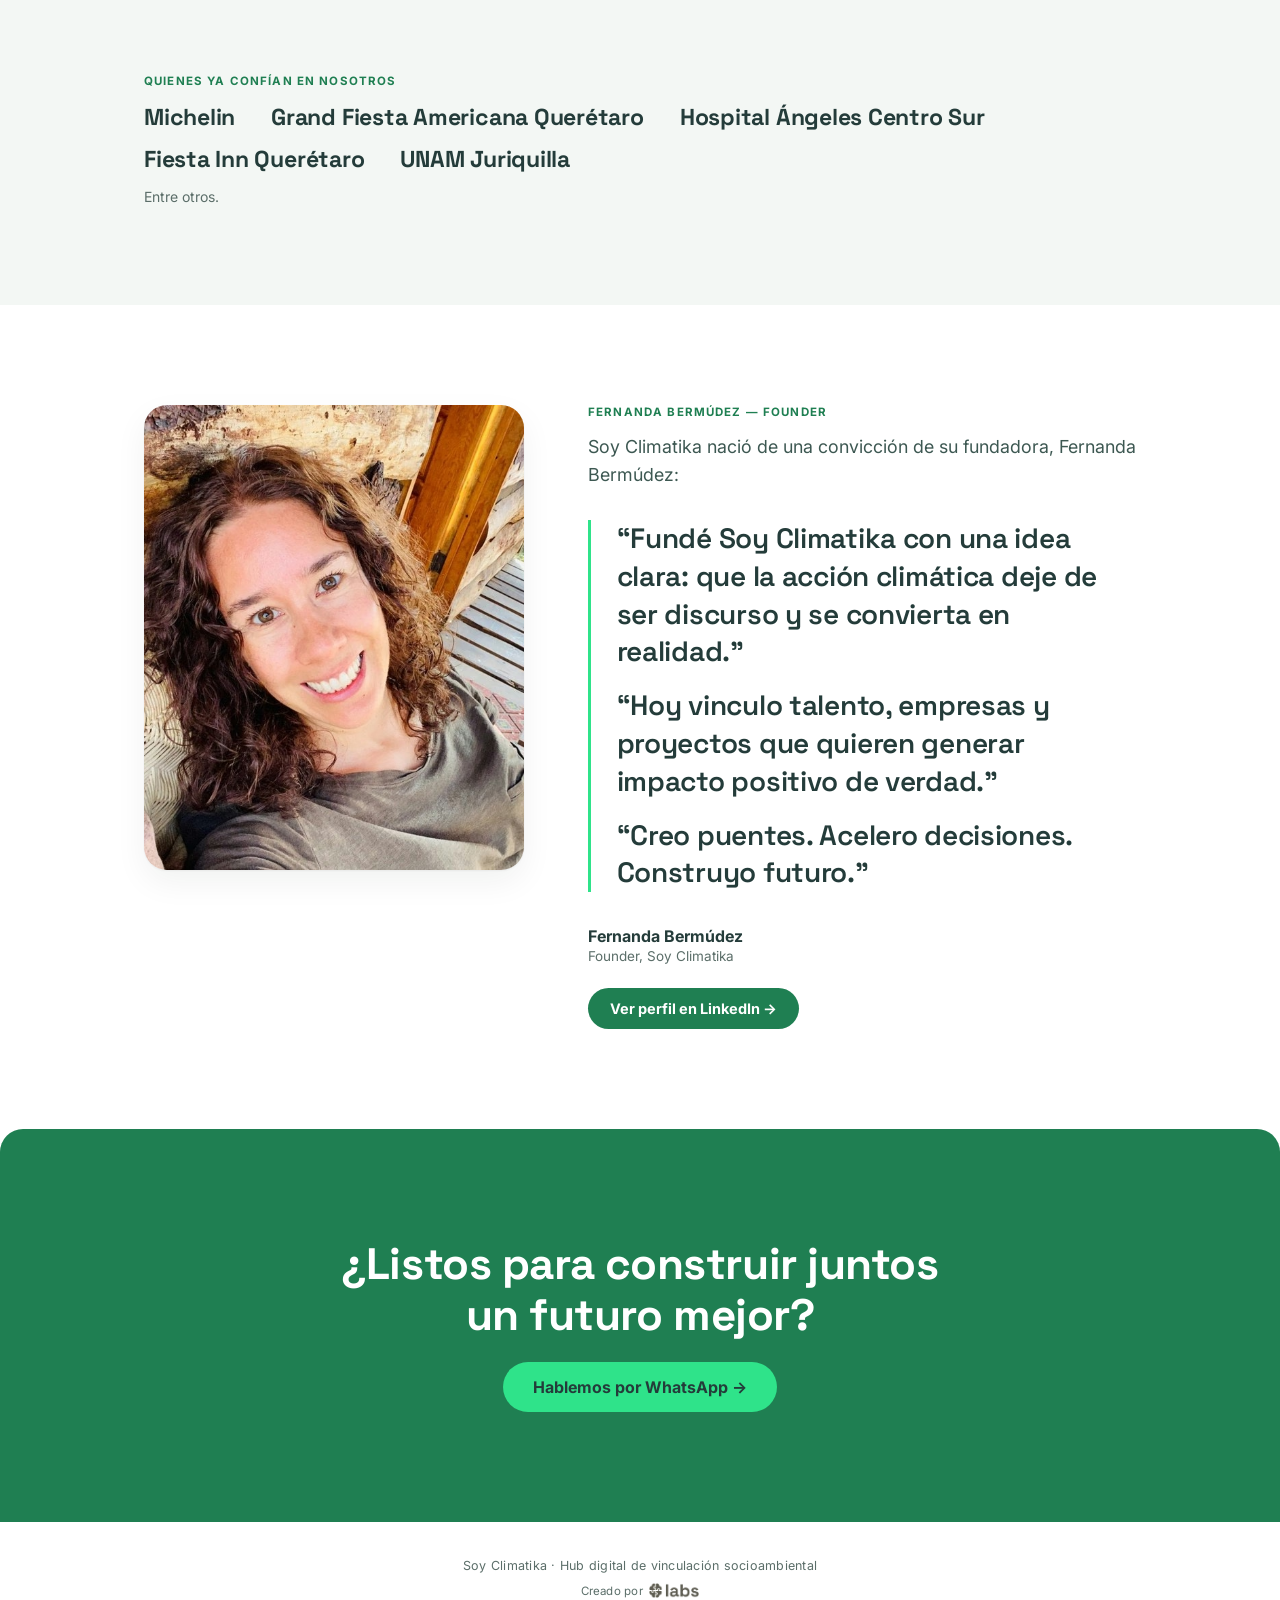
<file: nosotros.html>
<!DOCTYPE html>
<html lang="es">
<head>
<meta charset="UTF-8">
<meta name="viewport" content="width=device-width, initial-scale=1.0">
<title>Nosotros — Soy Climatika, fundada por Fernanda Bermúdez</title>
<meta name="description" content="Hub digital de vinculación socioambiental fundado por Fernanda Bermúdez, LinkedIn Top Voice en Sostenibilidad, para construir un futuro que funcione mejor.">
<link rel="icon" type="image/webp" href="assets/img/brand/icon-climatika.webp">
<link rel="preconnect" href="https://fonts.googleapis.com">
<link rel="preconnect" href="https://fonts.gstatic.com" crossorigin>
<link href="https://fonts.googleapis.com/css2?family=Space+Grotesk:wght@400;500;600;700&family=Inter:wght@400;500;600;700&display=swap" rel="stylesheet">
<link rel="stylesheet" href="assets/css/base.css">
<link rel="stylesheet" href="assets/css/nosotros.css">
</head>
<body>

<a class="skip-link sr-only" href="#contenido">Saltar al contenido</a>

<!-- HERO (continúa visualmente el cuadrante "Nosotros" del inicio) -->
<header class="hero-band nos-hero" id="nosHero">
  <a class="back-link" href="./">← Volver al inicio</a>
  <div class="container">
    <div class="hero-band-inner">
      <span class="hero-eyebrow">Nosotros</span>
      <h1 class="display hero-title">Conectamos soluciones socioambientales.</h1>
      <p class="hero-sub nos-hero-sub">Espacios públicos y privados que quieren ser agentes de cambio.</p>
    </div>
  </div>
</header>

<main id="contenido">

  <!-- QUÉ ES SOY CLIMATIKA -->
  <section class="page-section nos-intro" aria-labelledby="que-es-heading">
    <div class="container reveal">
      <h2 class="display section-heading" id="que-es-heading">¿Qué es Soy Climatika?</h2>
      <p class="section-copy">Soy Climatika es un hub digital de vinculación socioambiental: un espacio donde las mejores soluciones se encuentran para crear algo más grande. Trabajamos todos los días para construir un futuro que funcione mejor para las personas y para su entorno. Entre las tecnologías que forman parte de este ecosistema está Aquavita, nuestra solución de ahorro de agua (conoce más en la sección <a href="aquavita.html">Aquavita</a>).</p>
    </div>
  </section>

  <!-- IMAGEN DECORATIVA -->
  <figure class="nos-banner reveal">
    <picture>
      <source srcset="assets/img/decor/vinculacion-comunidad.avif" type="image/avif">
      <source srcset="assets/img/decor/vinculacion-comunidad.webp" type="image/webp">
      <img src="assets/img/decor/vinculacion-comunidad.jpg" alt="Dos generaciones cuidando plantas juntas en un invernadero, símbolo de la vinculación socioambiental" width="1800" height="1013" loading="lazy">
    </picture>
  </figure>

  <!-- QUIENES YA CONFÍAN -->
  <section class="page-section section-tint nos-trust" aria-labelledby="trust-heading">
    <div class="container reveal">
      <h2 class="eyebrow" id="trust-heading">Quienes ya confían en nosotros</h2>
      <ul class="trust-list">
        <li>Michelin</li>
        <li>Grand Fiesta Americana Querétaro</li>
        <li>Hospital Ángeles Centro Sur</li>
        <li>Fiesta Inn Querétaro</li>
        <li>UNAM Juriquilla</li>
      </ul>
      <p class="trust-note">Entre otros.</p>
    </div>
  </section>

  <!-- FOUNDER -->
  <section class="page-section nos-founder" aria-labelledby="founder-heading">
    <div class="container">
      <div class="nos-founder-grid">
        <picture class="nos-founder-photo reveal">
          <source srcset="assets/img/team/fer-bermudez-founder.avif" type="image/avif">
          <source srcset="assets/img/team/fer-bermudez-founder.webp" type="image/webp">
          <img src="assets/img/team/fer-bermudez-founder.jpg" alt="Fernanda Bermúdez, founder de Soy Climatika" width="560" height="686" loading="lazy">
        </picture>
        <div class="nos-founder-content reveal">
          <h2 class="eyebrow" id="founder-heading">Fernanda Bermúdez — Founder</h2>
          <p class="nos-founder-lead">Soy Climatika nació de una convicción de su fundadora, Fernanda Bermúdez:</p>
          <blockquote class="nos-quote">
            <p>“Fundé Soy Climatika con una idea clara: que la acción climática deje de ser discurso y se convierta en realidad.”</p>
            <p>“Hoy vinculo talento, empresas y proyectos que quieren generar impacto positivo de verdad.”</p>
            <p>“Creo puentes. Acelero decisiones. Construyo futuro.”</p>
          </blockquote>
          <div class="nos-founder-sign">
            <strong>Fernanda Bermúdez</strong>
            <span>Founder, Soy Climatika</span>
          </div>
          <a class="nos-linkedin" href="https://www.linkedin.com/in/fernanda-berm%C3%BAdez-2647a454/" target="_blank" rel="noopener noreferrer">Ver perfil en LinkedIn →</a>
        </div>
      </div>
    </div>
  </section>

  <!-- CIERRE -->
  <section class="cta-band reveal" aria-labelledby="nos-cta-heading">
    <h2 class="display" id="nos-cta-heading">¿Listos para construir juntos un futuro mejor?</h2>
    <a class="cta-btn" href="https://wa.me/524421457364?text=Hola%2C%20me%20gustaria%20saber%20mas%20sobre%20Soy%20Climatika." target="_blank" rel="noopener noreferrer">Hablemos por WhatsApp →</a>
  </section>

</main>

<footer class="site-footer">
  <p>Soy Climatika · Hub digital de vinculación socioambiental</p>
  <p class="credit-line">Creado por <a href="https://labs.publifix.net/" target="_blank" rel="noopener noreferrer">
    <picture>
      <source srcset="assets/img/brand/labs-logo-dark.avif" type="image/avif">
      <source srcset="assets/img/brand/labs-logo-dark.webp" type="image/webp">
      <img src="assets/img/brand/labs-logo-dark.png" alt="LABS by Publifix" width="223" height="66" loading="lazy">
    </picture>
  </a></p>
</footer>

<!-- BOTÓN MENÚ (icono Climatika, no hamburguesa) -->
<button class="menu-btn" id="menuBtn" aria-haspopup="true" aria-expanded="false" aria-controls="navPanel" aria-label="Abrir menú">
  <picture>
    <source srcset="assets/img/brand/icon-climatika.avif" type="image/avif">
    <source srcset="assets/img/brand/icon-climatika.webp" type="image/webp">
    <img class="icono" src="assets/img/brand/icon-climatika.png" alt="" width="37" height="28">
  </picture>
  <span class="x-icon" aria-hidden="true"><span></span><span></span></span>
</button>

<!-- SCRIM COMPARTIDO -->
<div class="scrim" id="scrim" aria-hidden="true"></div>

<!-- PANEL DE NAVEGACIÓN -->
<nav class="nav-panel" id="navPanel" aria-label="Menú principal" hidden>
  <ul>
    <li><a href="./">Inicio</a></li>
    <li><a href="nosotros.html" aria-current="page">Nosotros</a></li>
    <li><a href="aquavita.html">Aquavita</a></li>
    <li><a href="wess.html">WESS</a></li>
    <li><a href="climate-week.html">Soy Climatika y SECTUR Querétaro</a></li>
    <li><a href="https://wa.me/524421457364?text=Hola%2C%20me%20gustaria%20saber%20mas%20sobre%20Soy%20Climatika." target="_blank" rel="noopener noreferrer">Contacto</a></li>
  </ul>
  <div class="nav-foot">Soy Climatika · Hub digital de vinculación socioambiental</div>
</nav>

<script src="assets/js/nav.js" defer></script>
<script src="assets/js/reveal.js" defer></script>
</body>
</html>
</file>
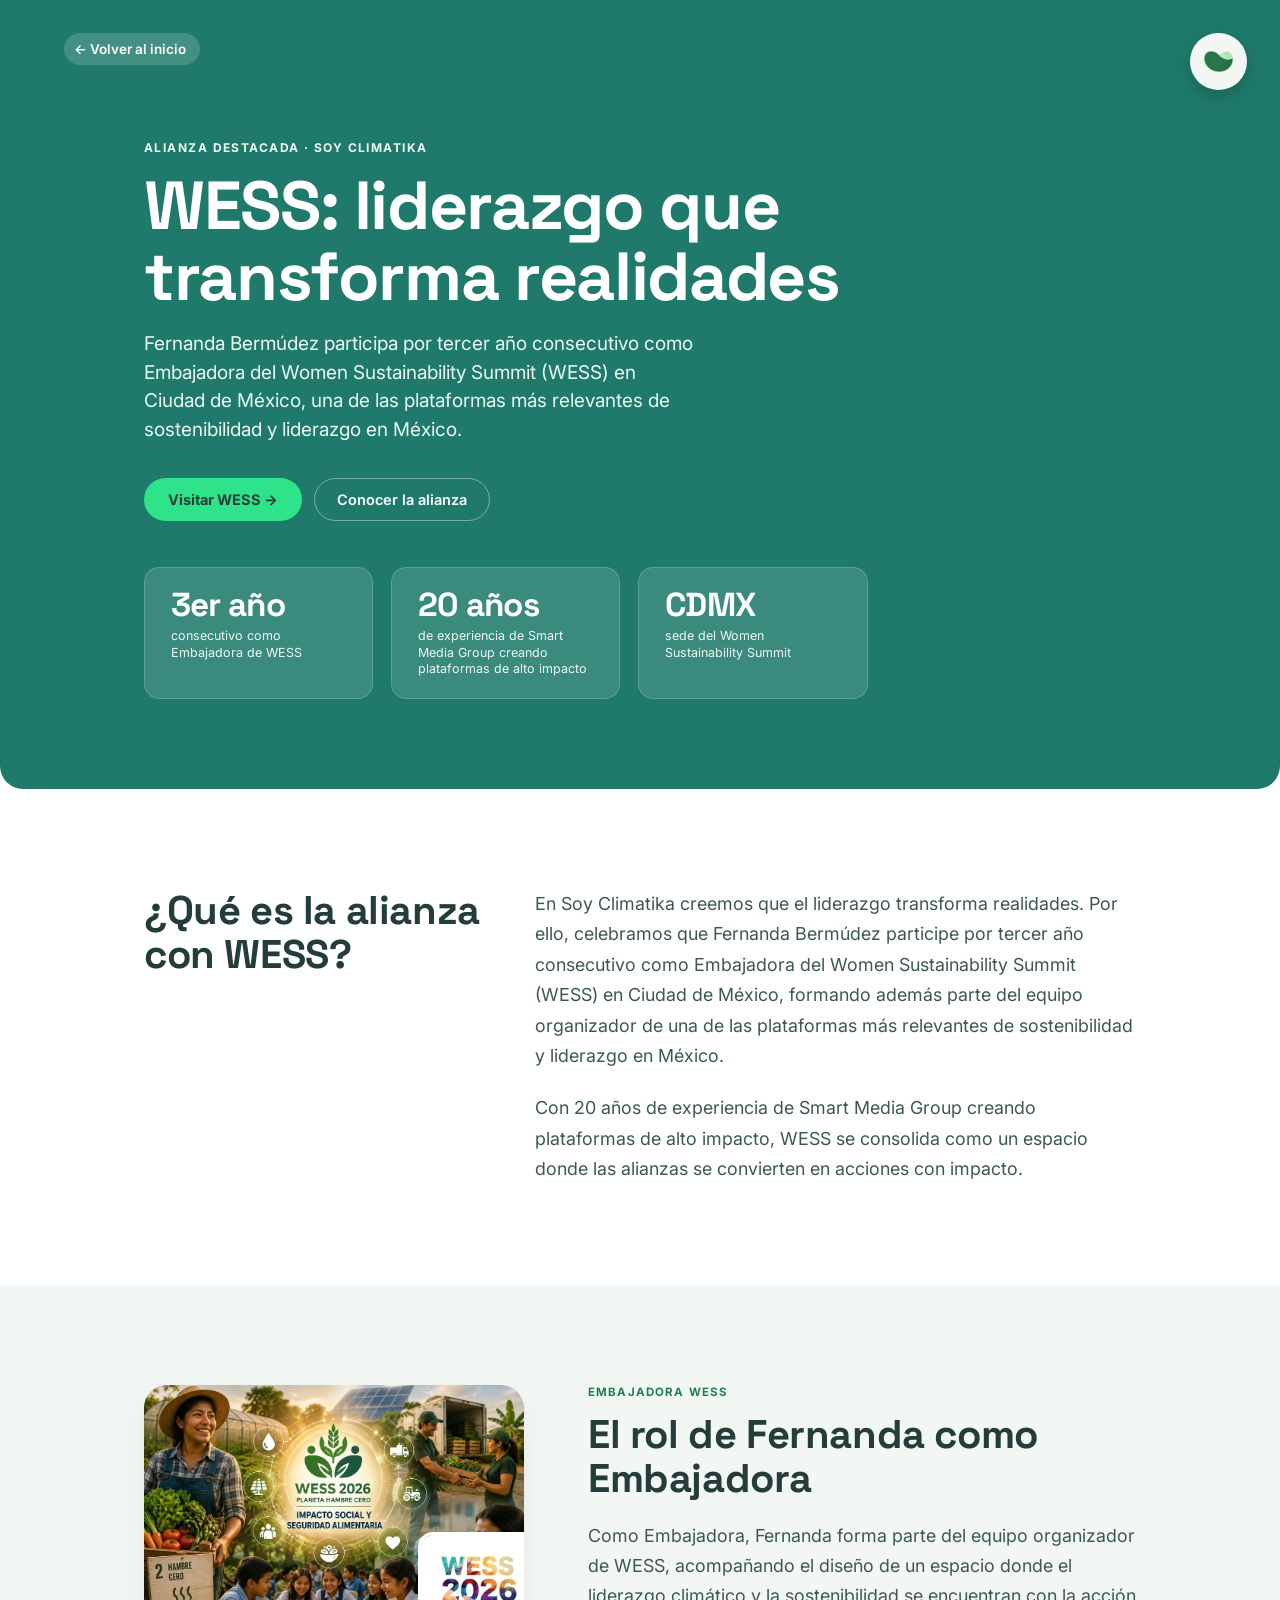
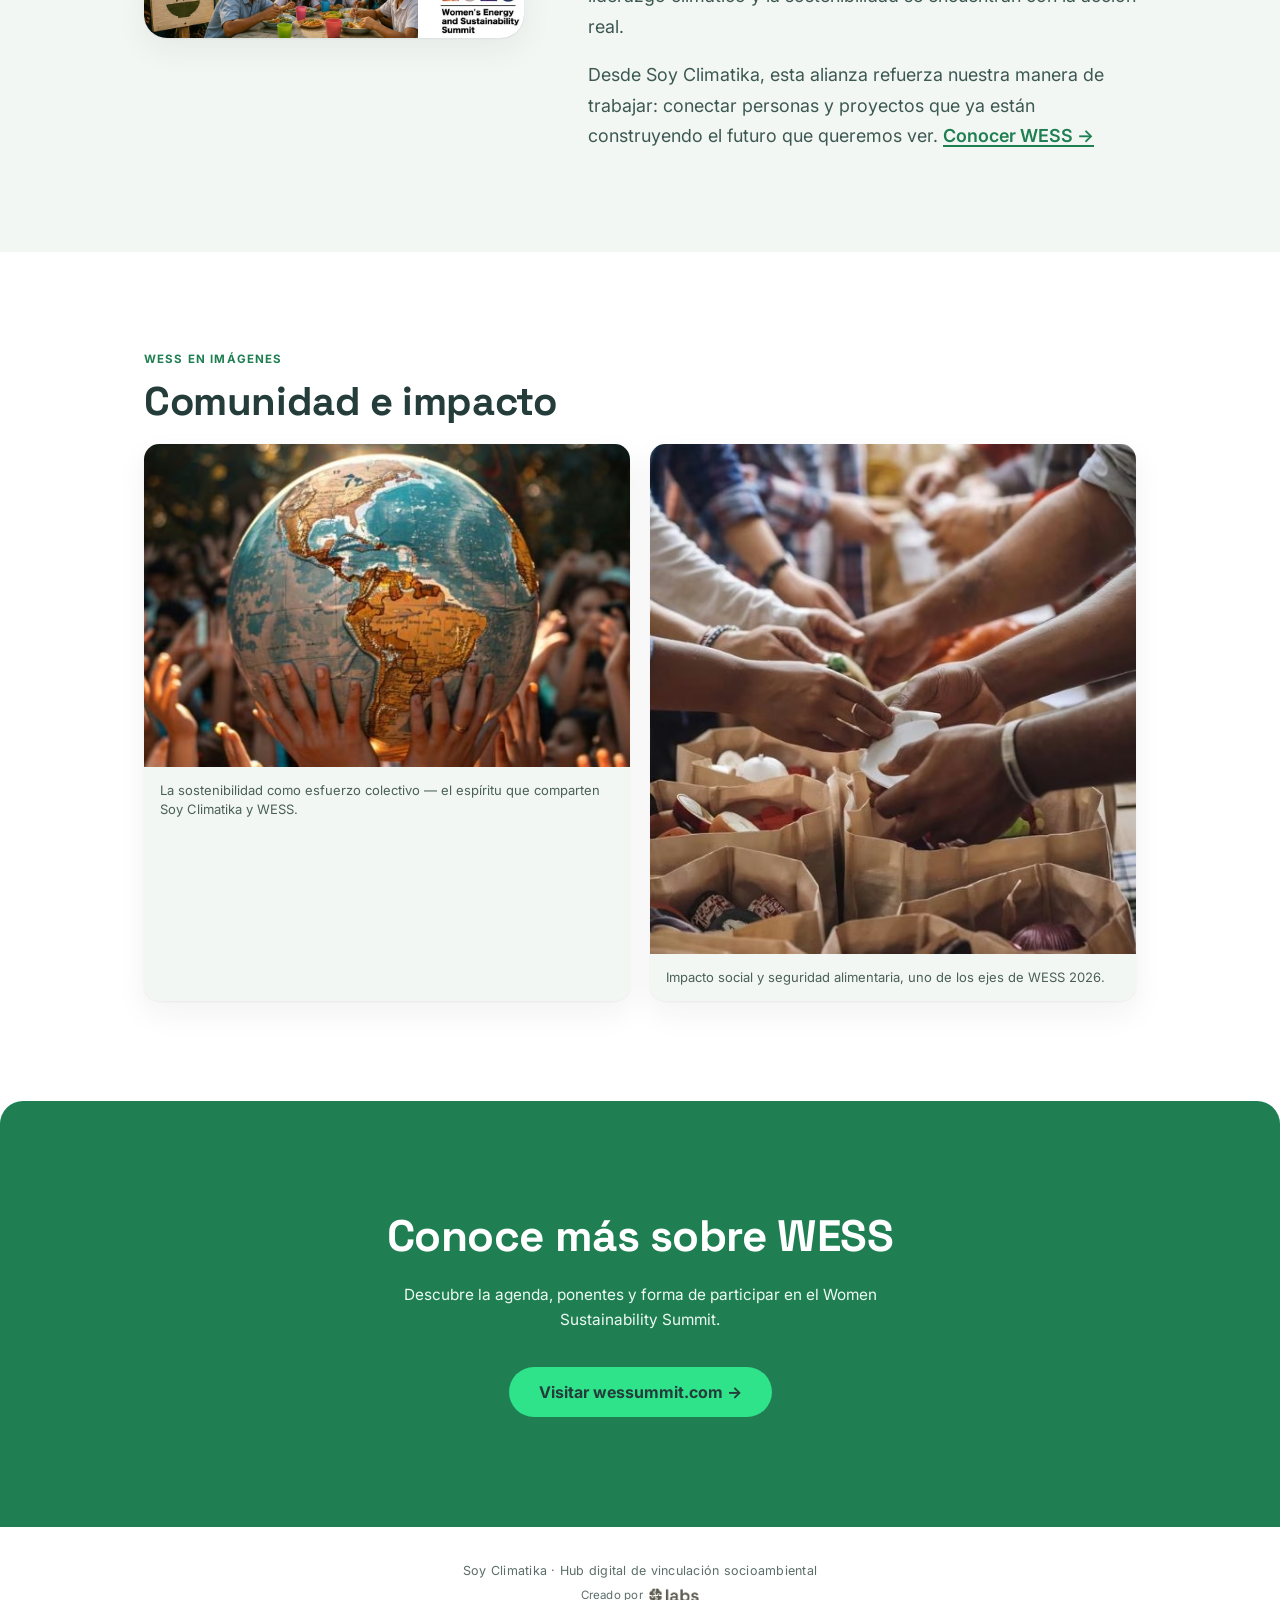
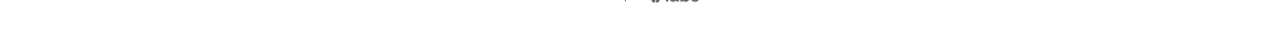
<file: wess.html>
<!DOCTYPE html>
<html lang="es">
<head>
<meta charset="UTF-8">
<meta name="viewport" content="width=device-width, initial-scale=1.0">
<title>WESS — Fernanda Bermúdez, Embajadora | Soy Climatika</title>
<meta name="description" content="Fernanda Bermúdez es Embajadora por tercer año del Women Sustainability Summit (WESS) en CDMX, plataforma líder en sostenibilidad y liderazgo en México.">
<link rel="icon" type="image/webp" href="assets/img/brand/icon-climatika.webp">
<link rel="preconnect" href="https://fonts.googleapis.com">
<link rel="preconnect" href="https://fonts.gstatic.com" crossorigin>
<link href="https://fonts.googleapis.com/css2?family=Space+Grotesk:wght@400;500;600;700&family=Inter:wght@400;500;600;700&display=swap" rel="stylesheet">
<link rel="stylesheet" href="assets/css/base.css">
<link rel="stylesheet" href="assets/css/wess.css">
</head>
<body>

<a class="skip-link sr-only" href="#contenido">Saltar al contenido</a>

<!-- HERO (continúa visualmente el cuadrante "WESS" del carrusel de proyectos en inicio) -->
<header class="hero-band wess-hero" id="wessHero">
  <a class="back-link" href="./">← Volver al inicio</a>
  <div class="container">
    <div class="hero-band-inner">
      <span class="hero-eyebrow">Alianza destacada · Soy Climatika</span>
      <h1 class="display hero-title">WESS: liderazgo que transforma realidades</h1>
      <p class="hero-sub wess-hero-sub">Fernanda Bermúdez participa por tercer año consecutivo como Embajadora del Women Sustainability Summit (WESS) en Ciudad de México, una de las plataformas más relevantes de sostenibilidad y liderazgo en México.</p>
      <div class="hero-actions">
        <a class="btn-primary" href="https://wessummit.com/" target="_blank" rel="noopener noreferrer">Visitar WESS →</a>
        <a class="btn-ghost" href="#alianza">Conocer la alianza</a>
      </div>
    </div>
    <div class="hero-stats">
      <div class="hero-stat">
        <div class="num display">3er año</div>
        <div class="lbl">consecutivo como Embajadora de WESS</div>
      </div>
      <div class="hero-stat">
        <div class="num display">20 años</div>
        <div class="lbl">de experiencia de Smart Media Group creando plataformas de alto impacto</div>
      </div>
      <div class="hero-stat">
        <div class="num display">CDMX</div>
        <div class="lbl">sede del Women Sustainability Summit</div>
      </div>
    </div>
  </div>
</header>

<main id="contenido">

  <!-- QUÉ ES LA ALIANZA -->
  <section class="page-section" id="alianza" aria-labelledby="alianza-heading">
    <div class="container reveal intro-grid">
      <h2 class="display section-heading" id="alianza-heading">¿Qué es la alianza con WESS?</h2>
      <div>
        <p class="section-copy">En Soy Climatika creemos que el liderazgo transforma realidades. Por ello, celebramos que Fernanda Bermúdez participe por tercer año consecutivo como Embajadora del Women Sustainability Summit (WESS) en Ciudad de México, formando además parte del equipo organizador de una de las plataformas más relevantes de sostenibilidad y liderazgo en México.</p>
        <p class="section-copy">Con 20 años de experiencia de Smart Media Group creando plataformas de alto impacto, WESS se consolida como un espacio donde las alianzas se convierten en acciones con impacto.</p>
      </div>
    </div>
  </section>

  <!-- EL ROL DE FERNANDA -->
  <section class="page-section section-tint" aria-labelledby="rol-heading">
    <div class="container reveal">
      <div class="page-media-grid">
        <div class="page-media-photo">
          <picture>
            <source srcset="assets/img/proyectos/wess-programa.avif" type="image/avif">
            <source srcset="assets/img/proyectos/wess-programa.webp" type="image/webp">
            <img src="assets/img/proyectos/wess-programa.jpg" alt="Programa WESS 2026 con los ejes de impacto social, seguridad alimentaria y sostenibilidad" width="1000" height="667" loading="lazy">
          </picture>
          <div class="page-media-badge">
            <picture>
              <source srcset="assets/img/proyectos/wess-identidad.avif" type="image/avif">
              <source srcset="assets/img/proyectos/wess-identidad.webp" type="image/webp">
              <img src="assets/img/proyectos/wess-identidad.jpg" alt="Identidad oficial WESS 2026, Women's Energy and Sustainability Summit" width="340" height="340" loading="lazy">
            </picture>
          </div>
        </div>
        <div>
          <span class="eyebrow">Embajadora WESS</span>
          <h2 class="display section-heading" id="rol-heading">El rol de Fernanda como Embajadora</h2>
          <p class="section-copy">Como Embajadora, Fernanda forma parte del equipo organizador de WESS, acompañando el diseño de un espacio donde el liderazgo climático y la sostenibilidad se encuentran con la acción real.</p>
          <p class="section-copy">Desde Soy Climatika, esta alianza refuerza nuestra manera de trabajar: conectar personas y proyectos que ya están construyendo el futuro que queremos ver. <a href="https://wessummit.com/" target="_blank" rel="noopener noreferrer">Conocer WESS →</a></p>
        </div>
      </div>
    </div>
  </section>

  <!-- WESS EN IMÁGENES -->
  <section class="page-section" aria-labelledby="galeria-heading">
    <div class="container reveal">
      <span class="eyebrow">WESS en imágenes</span>
      <h2 class="display section-heading" id="galeria-heading">Comunidad e impacto</h2>
      <div class="gallery-grid">
        <figure class="gallery-card">
          <picture>
            <source srcset="assets/img/proyectos/wess-globo.avif" type="image/avif">
            <source srcset="assets/img/proyectos/wess-globo.webp" type="image/webp">
            <img src="assets/img/proyectos/wess-globo.jpg" alt="Manos sosteniendo un globo terráqueo en alto entre una multitud" width="517" height="344" loading="lazy">
          </picture>
          <figcaption>La sostenibilidad como esfuerzo colectivo — el espíritu que comparten Soy Climatika y WESS.</figcaption>
        </figure>
        <figure class="gallery-card">
          <picture>
            <source srcset="assets/img/proyectos/wess-comunidad.avif" type="image/avif">
            <source srcset="assets/img/proyectos/wess-comunidad.webp" type="image/webp">
            <img src="assets/img/proyectos/wess-comunidad.jpg" alt="Manos entregando bolsas de alimentos como parte de una jornada de apoyo comunitario" width="538" height="565" loading="lazy">
          </picture>
          <figcaption>Impacto social y seguridad alimentaria, uno de los ejes de WESS 2026.</figcaption>
        </figure>
      </div>
    </div>
  </section>

  <!-- CIERRE -->
  <section class="cta-band reveal" aria-labelledby="wess-cta-heading">
    <h2 class="display" id="wess-cta-heading">Conoce más sobre WESS</h2>
    <p>Descubre la agenda, ponentes y forma de participar en el Women Sustainability Summit.</p>
    <a class="cta-btn" href="https://wessummit.com/" target="_blank" rel="noopener noreferrer">Visitar wessummit.com →</a>
  </section>

</main>

<footer class="site-footer">
  <p>Soy Climatika · Hub digital de vinculación socioambiental</p>
  <p class="credit-line">Creado por <a href="https://labs.publifix.net/" target="_blank" rel="noopener noreferrer">
    <picture>
      <source srcset="assets/img/brand/labs-logo-dark.avif" type="image/avif">
      <source srcset="assets/img/brand/labs-logo-dark.webp" type="image/webp">
      <img src="assets/img/brand/labs-logo-dark.png" alt="LABS by Publifix" width="223" height="66" loading="lazy">
    </picture>
  </a></p>
</footer>

<!-- BOTÓN MENÚ (icono Climatika, no hamburguesa) -->
<button class="menu-btn" id="menuBtn" aria-haspopup="true" aria-expanded="false" aria-controls="navPanel" aria-label="Abrir menú">
  <picture>
    <source srcset="assets/img/brand/icon-climatika.avif" type="image/avif">
    <source srcset="assets/img/brand/icon-climatika.webp" type="image/webp">
    <img class="icono" src="assets/img/brand/icon-climatika.png" alt="" width="37" height="28">
  </picture>
  <span class="x-icon" aria-hidden="true"><span></span><span></span></span>
</button>

<!-- SCRIM COMPARTIDO -->
<div class="scrim" id="scrim" aria-hidden="true"></div>

<!-- PANEL DE NAVEGACIÓN -->
<nav class="nav-panel" id="navPanel" aria-label="Menú principal" hidden>
  <ul>
    <li><a href="./">Inicio</a></li>
    <li><a href="nosotros.html">Nosotros</a></li>
    <li><a href="aquavita.html">Aquavita</a></li>
    <li><a href="wess.html" aria-current="page">WESS</a></li>
    <li><a href="climate-week.html">Soy Climatika y SECTUR Querétaro</a></li>
    <li><a href="https://wa.me/524421457364?text=Hola%2C%20me%20gustaria%20saber%20mas%20sobre%20Soy%20Climatika." target="_blank" rel="noopener noreferrer">Contacto</a></li>
  </ul>
  <div class="nav-foot">Soy Climatika · Hub digital de vinculación socioambiental</div>
</nav>

<script src="assets/js/nav.js" defer></script>
<script src="assets/js/reveal.js" defer></script>
</body>
</html>
</file>
<file: assets/css/base.css>
:root{
  --verde-climatika:#1F7F52;
  --verde-menta:#BCF4CE;
  --menta-claro:#EDFBF3;
  --verde-medio:#357A54;
  --verde-bosque:#123D33;
  --carbon:#243C3A;
  --niebla:#F3F7F4;
  --blanco:#FFFFFF;
  --verde-accion:#2FE38A;
  --overlay-scrim: rgba(15, 26, 24, .55);
  --cell-shadow: 0 1px 2px rgba(15,26,24,.05), 0 12px 32px rgba(15,26,24,.06);

  --radius: clamp(16px, 1.8vw, 28px);
  --radius-sm: clamp(12px, 1.2vw, 18px);
  --gap: clamp(8px, 1vw, 14px);
  --pad: clamp(6px, 0.9vw, 16px);

  --ease: cubic-bezier(.4,0,.2,1);
}

/* Cross-document view transitions: opt in on every page that loads this
   stylesheet so same-origin navigations between them animate smoothly.
   No-op (silently ignored) in browsers that don't support it. */
@view-transition{
  navigation: auto;
}

*{ box-sizing:border-box; }

html{ scroll-behavior:smooth; }
html,body{
  margin:0;
  overflow-x:hidden;
  background:var(--blanco);
  font-family:'Inter', sans-serif;
  -webkit-font-smoothing:antialiased;
}
@media (prefers-reduced-motion: reduce){
  html{ scroll-behavior:auto; }
}

body{ position:relative; }

a{ color:inherit; }

.display{
  font-family:'Space Grotesk', sans-serif;
  letter-spacing:-0.02em;
}

.sr-only{
  position:absolute;
  width:1px; height:1px;
  padding:0; margin:-1px;
  overflow:hidden;
  clip:rect(0,0,0,0);
  white-space:nowrap;
  border:0;
}

/* ---------- SCROLLABLE PAGE UTILITIES (nosotros.html, aquavita.html, ...) ---------- */

.skip-link{
  position:fixed;
  top:-100px;
  left:16px;
  z-index:100;
  background:var(--carbon);
  color:var(--niebla);
  padding:12px 18px;
  border-radius:999px;
  transition: top .2s ease;
}
.skip-link:focus{ top:16px; }

.container{
  max-width:1120px;
  margin:0 auto;
  padding-left: clamp(20px, 5vw, 64px);
  padding-right: clamp(20px, 5vw, 64px);
}

.back-link{
  position:absolute;
  top: clamp(24px, 2.6vw, 40px);
  left: clamp(20px, 5vw, 64px);
  z-index:1;
  display:inline-flex;
  align-items:center;
  gap:8px;
  font-size:13.5px;
  font-weight:600;
  text-decoration:none;
  padding:8px 14px 8px 10px;
  border-radius:999px;
  background:rgba(255,255,255,.5);
  transition: background .2s ease, transform .2s ease;
}
.back-link:hover{ background:rgba(255,255,255,.85); transform:translateX(-2px); }
.back-link:focus-visible{ outline:3px solid currentColor; outline-offset:2px; }

/* ---------- HERO BAND (estructura compartida; cada página define color/bg) ---------- */
.hero-band{
  position:relative;
  padding: clamp(90px, 12vw, 140px) 0 clamp(56px, 7vw, 90px);
  border-radius: 0 0 var(--radius) var(--radius);
}
.hero-band-inner{ max-width:820px; }
.hero-eyebrow{
  display:block;
  font-size:12px;
  font-weight:700;
  letter-spacing:.12em;
  text-transform:uppercase;
  margin-bottom:16px;
}
.hero-title{
  font-size: clamp(34px, 5.4vw, 68px);
  font-weight:700;
  line-height:1.04;
  letter-spacing:-0.02em;
  margin:0 0 18px 0;
}
.hero-sub{
  font-size: clamp(15px, 1.5vw, 19px);
  line-height:1.5;
  max-width:46ch;
  margin:0;
}

/* ---------- HERO ACTIONS / STATS (compartido: Aquavita, WESS, Climate Week...) ---------- */
.hero-actions{
  display:flex;
  flex-wrap:wrap;
  gap:12px;
  margin-top: clamp(24px, 2.8vw, 34px);
  position:relative;
  z-index:1;
}
.btn-primary{
  display:inline-flex; align-items:center; gap:8px;
  font-weight:700; font-size:14.5px;
  background:var(--verde-accion); color:var(--carbon);
  padding:13px 24px; border-radius:999px;
  text-decoration:none;
  transition: filter .2s ease, transform .2s ease;
}
.btn-primary:hover{ filter:brightness(1.05); transform:translateY(-1px); }
.btn-primary:focus-visible{ outline:3px solid var(--blanco); outline-offset:2px; }
.btn-ghost{
  display:inline-flex; align-items:center; gap:8px;
  font-weight:600; font-size:14.5px;
  background:transparent; color:var(--blanco);
  border:1.5px solid rgba(255,255,255,.4);
  padding:12px 22px; border-radius:999px;
  text-decoration:none;
  transition: background .2s ease, border-color .2s ease;
}
.btn-ghost:hover{ background:rgba(255,255,255,.12); border-color:rgba(255,255,255,.7); }
.btn-ghost:focus-visible{ outline:3px solid var(--verde-accion); outline-offset:2px; }

.hero-stats{
  display:flex;
  flex-wrap:wrap;
  gap: clamp(12px, 1.6vw, 18px);
  margin-top: clamp(30px, 3.6vw, 46px);
  position:relative;
  z-index:1;
}
.hero-stat{
  background:rgba(255,255,255,.12);
  border:1px solid rgba(255,255,255,.18);
  border-radius:var(--radius-sm);
  padding: clamp(14px, 1.6vw, 20px) clamp(18px, 2vw, 26px);
  min-width:150px;
}
.hero-stat .num{
  font-size: clamp(24px, 2.6vw, 34px);
  font-weight:700;
  line-height:1;
  margin-bottom:6px;
}
.hero-stat .lbl{
  font-size:12.5px;
  color:var(--menta-claro);
  line-height:1.35;
  max-width:22ch;
}

/* ---------- INTRO 2 COLUMNAS: TÍTULO + PÁRRAFOS (compartido) ---------- */
.intro-grid{
  display:grid;
  grid-template-columns: minmax(220px, 340px) 1fr;
  gap: clamp(28px, 4vw, 56px);
}
.intro-grid h2{ margin:0; }
.intro-grid .section-copy + .section-copy{ margin-top: 1.2em; }
@media (max-width: 900px){
  .intro-grid{ grid-template-columns:1fr; }
}

/* ---------- BANNER IMAGEN ANCHO COMPLETO (compartido) ---------- */
.page-banner{
  margin: clamp(8px,2vw,16px) auto;
  padding: 0 clamp(20px, 5vw, 64px);
  max-width:1400px;
}
.page-banner picture{
  display:block;
  border-radius:var(--radius);
  overflow:hidden;
  box-shadow:var(--cell-shadow);
}
.page-banner img{
  width:100%;
  height:auto;
  display:block;
  object-fit:cover;
}

/* ---------- MEDIA + TEXTO, 2 COLUMNAS (compartido) ---------- */
.page-media-grid{
  display:grid;
  grid-template-columns: minmax(240px, 380px) 1fr;
  gap: clamp(32px, 5vw, 72px);
  align-items:start;
}
.page-media-photo{
  display:block;
  border-radius:var(--radius);
  overflow:hidden;
  box-shadow:var(--cell-shadow);
  position:relative;
}
.page-media-photo img{
  width:100%;
  height:auto;
  display:block;
}
.page-media-badge{
  position:absolute;
  right: clamp(-18px, -2vw, -10px);
  bottom: clamp(-18px, -2vw, -10px);
  width: clamp(84px, 10vw, 124px);
  border-radius: var(--radius-sm);
  overflow:hidden;
  box-shadow:0 10px 26px rgba(15,26,24,.22);
  border:3px solid var(--blanco);
}
.page-media-badge img{ width:100%; height:auto; display:block; }

/* ---------- GALERÍA DE IMÁGENES CON CAPTION (compartido) ---------- */
.gallery-grid{
  display:grid;
  grid-template-columns:repeat(auto-fit, minmax(240px, 1fr));
  gap: clamp(14px, 1.6vw, 20px);
}
.gallery-card{
  margin:0;
  border-radius:var(--radius-sm);
  overflow:hidden;
  box-shadow:var(--cell-shadow);
  background:var(--niebla);
}
.gallery-card img{
  width:100%;
  height:auto;
  display:block;
}
.gallery-card figcaption{
  padding: 14px 16px;
  font-size:13px;
  line-height:1.45;
  color:#4A6058;
}

@media (max-width: 780px){
  .page-media-grid{ grid-template-columns: 1fr; }
  .page-media-badge{ width:80px; }
}
@media (max-width: 620px){
  .hero-stats{ flex-direction:column; }
  .hero-stat{ min-width:0; }
  .hero-actions{ flex-direction:column; align-items:stretch; }
  .hero-actions a{ text-align:center; justify-content:center; }
}

/* ---------- GENERIC SECTION RHYTHM ---------- */
.page-section{
  padding: clamp(56px, 8vw, 100px) 0;
}
.page-section .eyebrow{
  display:block;
  font-size:11.5px;
  font-weight:700;
  letter-spacing:.1em;
  text-transform:uppercase;
  color:var(--verde-climatika);
  margin:0 0 14px 0;
}
.reveal{
  opacity:0;
  transform:translateY(24px);
  transition: opacity .7s var(--ease), transform .7s var(--ease);
}
.reveal.in-view{ opacity:1; transform:translateY(0); }

.section-heading{
  font-size: clamp(26px, 3.2vw, 40px);
  font-weight:700;
  letter-spacing:-0.01em;
  line-height:1.1;
  margin:0 0 20px 0;
  color:var(--carbon);
  max-width:18ch;
}
.section-copy{
  font-size: clamp(15.5px, 1.4vw, 18px);
  line-height:1.7;
  color:#3D5852;
  max-width:70ch;
  margin:0;
}
.section-copy a{
  color:var(--verde-climatika);
  font-weight:600;
  text-decoration: underline;
  text-decoration-thickness:1.5px;
  text-underline-offset:3px;
}
.section-copy a:hover{ color:var(--verde-bosque); }

/* ---------- TRUST LIST (nombres de clientes) ---------- */
.section-tint{ background:var(--niebla); }
.trust-list{
  list-style:none;
  margin:0 0 14px 0;
  padding:0;
  display:flex;
  flex-wrap:wrap;
  gap: 12px clamp(16px, 3vw, 36px);
}
.trust-list li{
  font-family:'Space Grotesk', sans-serif;
  font-weight:700;
  font-size: clamp(16px, 1.8vw, 24px);
  letter-spacing:-0.01em;
  color:var(--carbon);
}
.trust-note{
  font-size:14px;
  color:#5B6E69;
  margin:0;
}

/* ---------- CLOSING CTA BAND ---------- */
.cta-band{
  background:var(--verde-climatika);
  color:var(--blanco);
  text-align:center;
  padding: clamp(64px, 9vw, 110px) clamp(20px, 5vw, 64px);
  border-radius: var(--radius) var(--radius) 0 0;
}
.cta-band h2{
  font-size: clamp(26px, 3.6vw, 44px);
  font-weight:700;
  letter-spacing:-0.01em;
  line-height:1.15;
  max-width:22ch;
  margin: 0 auto clamp(16px, 2vw, 22px);
}
.cta-band p{
  font-size: clamp(14.5px, 1.2vw, 16.5px);
  color:var(--menta-claro);
  max-width:56ch;
  margin: 0 auto clamp(24px, 3vw, 34px);
  line-height:1.6;
}
.cta-btn{
  display:inline-flex;
  align-items:center;
  gap:10px;
  font-weight:700;
  font-size:16px;
  text-decoration:none;
  color:var(--carbon);
  background:var(--verde-accion);
  padding:15px 30px;
  border-radius:999px;
  transition: filter .2s ease, transform .2s ease;
}
.cta-btn:hover{ filter:brightness(1.05); transform:translateY(-1px); }
.cta-btn:focus-visible{ outline:3px solid var(--blanco); outline-offset:2px; }

/* ---------- SITE FOOTER ---------- */
.site-footer{
  padding: clamp(24px, 3vw, 36px) clamp(20px, 5vw, 64px);
  text-align:center;
}
.site-footer p{
  margin:0;
  font-size:12.5px;
  letter-spacing:.02em;
  color:#5B6E69;
}
.site-footer .credit-line{
  display:flex;
  align-items:center;
  justify-content:center;
  gap:6px;
  margin:10px 0 0 0;
  font-size:11.5px;
}
.credit-line a{
  display:inline-flex;
  align-items:center;
  line-height:0;
  border-radius:3px;
}
.credit-line img{
  height:15px;
  width:auto;
  display:block;
  opacity:.82;
  transition:opacity .2s ease;
}
.credit-line a:hover img{ opacity:1; }
.credit-line a:focus-visible{
  outline:2px solid var(--verde-climatika);
  outline-offset:3px;
}

/* Badge fijo para index.html en mobile (el layout hace scroll normal ahí);
   en desktop el crédito vive dentro del panel de marca, ver .credit-panel */
.credit-badge{
  display:none;
  position:fixed;
  left:50%;
  bottom: clamp(10px, 1.4vw, 16px);
  transform:translateX(-50%);
  z-index:39;
  align-items:center;
  gap:6px;
  margin:0;
  padding:6px 14px 6px 12px;
  border-radius:999px;
  background:rgba(255,255,255,.88);
  backdrop-filter:blur(6px);
  -webkit-backdrop-filter:blur(6px);
  font-size:11px;
  letter-spacing:.01em;
  color:#5B6E69;
  box-shadow:0 4px 14px rgba(15,26,24,.1);
}
.credit-badge a{
  display:inline-flex;
  align-items:center;
  line-height:0;
  border-radius:3px;
}
.credit-badge img{
  height:13px;
  width:auto;
  display:block;
  opacity:.85;
  transition:opacity .2s ease;
}
.credit-badge a:hover img{ opacity:1; }
.credit-badge a:focus-visible{
  outline:2px solid var(--verde-climatika);
  outline-offset:2px;
}

/* Crédito discreto al pie del panel de marca (desktop, index.html) */
.credit-panel{
  display:flex;
  align-items:center;
  gap:6px;
  margin: clamp(14px, 2vw, 22px) 0 0 0;
  font-size:10.5px;
  color:#8CA69C;
}
.credit-panel a{
  display:inline-flex;
  align-items:center;
  line-height:0;
  border-radius:3px;
}
.credit-panel img{
  height:12px;
  width:auto;
  display:block;
  opacity:.8;
  transition:opacity .2s ease;
}
.credit-panel a:hover img{ opacity:1; }
.credit-panel a:focus-visible{
  outline:2px solid var(--verde-climatika);
  outline-offset:2px;
}

/* ---------- MENU BUTTON (icono Climatika, no hamburguesa) ---------- */
.menu-btn{
  position:fixed;
  top: clamp(24px, 2.6vw, 40px);
  right: clamp(24px, 2.6vw, 40px);
  z-index:50;
  width: clamp(52px, 4.4vw, 66px);
  height: clamp(52px, 4.4vw, 66px);
  border-radius:50%;
  background:var(--niebla);
  border:none;
  display:flex;
  align-items:center;
  justify-content:center;
  cursor:pointer;
  box-shadow:0 6px 18px rgba(0,0,0,.18);
  transition: transform .3s ease;
  padding:0;
}
.menu-btn:hover{ transform:scale(1.06); }
.menu-btn:focus-visible{
  outline: 3px solid var(--verde-accion);
  outline-offset: 3px;
}
.menu-btn picture{
  position:absolute;
  inset:0;
  display:flex;
  align-items:center;
  justify-content:center;
}
.menu-btn img{
  width:56%;
  height:auto;
  display:block;
  transition: opacity .2s ease;
}
.menu-btn .x-icon{
  position:absolute;
  inset:0;
  display:flex;
  align-items:center;
  justify-content:center;
  opacity:0;
}
.menu-btn .x-icon span{
  position:absolute;
  width:44%;
  height:2px;
  background:var(--carbon);
  border-radius:2px;
}
.menu-btn .x-icon span:nth-child(1){ transform:rotate(45deg); }
.menu-btn .x-icon span:nth-child(2){ transform:rotate(-45deg); }
.menu-btn.open .icono{ opacity:0; }
.menu-btn.open .x-icon{ opacity:1; }

/* ---------- SCRIM (compartido nav + modales) ---------- */
.scrim{
  position:fixed;
  inset:0;
  background:var(--overlay-scrim);
  z-index:40;
  opacity:0;
  pointer-events:none;
  transition: opacity .3s var(--ease);
}
.scrim.open{ opacity:1; pointer-events:auto; }

/* ---------- NAV PANEL (cuadrante con esquinas redondeadas, no full-screen) ---------- */
.nav-panel{
  position:fixed;
  top: clamp(88px, 8vw, 118px);
  right: clamp(20px, 2.6vw, 40px);
  z-index:51;
  width:min(340px, calc(100vw - 48px));
  background:var(--carbon);
  border-radius:var(--radius);
  padding: clamp(24px,2.6vw,34px);
  box-shadow:0 20px 60px rgba(0,0,0,.35);
  transform:translateY(-12px) scale(.97);
  opacity:0;
  pointer-events:none;
  transition: transform .3s var(--ease), opacity .25s ease;
}
.nav-panel.open{
  transform:translateY(0) scale(1);
  opacity:1;
  pointer-events:auto;
}
.nav-panel ul{
  list-style:none;
  margin:0;
  padding:0;
}
.nav-panel li{
  border-top:1px solid rgba(255,255,255,.12);
}
.nav-panel li:last-child{ border-bottom:1px solid rgba(255,255,255,.12); }
.nav-panel a{
  font-family:'Space Grotesk', sans-serif;
  font-weight:500;
  font-size: clamp(18px, 1.8vw, 22px);
  color:var(--niebla);
  text-decoration:none;
  display:block;
  padding: 12px 2px;
  letter-spacing:-0.01em;
  transition: color .2s ease, transform .2s ease;
}
.nav-panel a:hover, .nav-panel a:focus-visible{
  color:var(--verde-menta);
  transform:translateX(6px);
}
.nav-panel a[aria-current="page"]{ color:var(--verde-accion); }
.nav-panel a:focus-visible{ outline:none; }
.nav-panel .nav-foot{
  margin-top: clamp(18px,2vw,26px);
  color:#8CA69C;
  font-size:11.5px;
  letter-spacing:.04em;
}

/* ---------- WATER FX (efecto de agua en movimiento, reutilizable) ---------- */
.water{
  position:absolute;
  inset:0;
  overflow:hidden;
  pointer-events:none;
  z-index:0;
}
.water-layer{
  position:absolute;
  bottom:-2px;
  left:0;
  width:200%;
  height:100%;
}
.water-back{
  fill: rgba(255,255,255,.07);
  animation: aquaWave 16s linear infinite;
}
.water-front{
  fill: rgba(255,255,255,.12);
  animation: aquaWave 10s linear infinite reverse;
}
@keyframes aquaWave{
  from{ transform: translateX(0); }
  to{ transform: translateX(-50%); }
}

@media (prefers-reduced-motion: reduce){
  .nav-panel, .scrim, .menu-btn{
    transition:none !important;
  }
  .water-layer{ animation:none !important; }
  .reveal{ opacity:1; transform:none; transition:none; }
}

@media (max-width: 860px){
  .nav-panel{ top:auto; bottom:20px; right:20px; left:20px; width:auto; }
}
</file>
<file: assets/css/hero.css>
html,body{
  height:100%;
  overflow:hidden;
}

/* ---------- HERO GRID ---------- */
.hero{
  position:fixed;
  inset:0;
  padding:var(--pad);
  display:grid;
  grid-template-columns: 0.85fr 1fr 1fr 1fr;
  grid-template-rows: 1fr 1fr;
  grid-template-areas:
    "left nosotros aquavita aquavita"
    "left cta      carousel contacto";
  gap: var(--gap);
  height:100%;
  width:100%;
}

.cell{
  position:relative;
  border-radius:var(--radius);
  overflow:hidden;
  display:flex;
  flex-direction:column;
  padding: clamp(18px, 2.2vw, 32px);
  border:0;
  text-align:left;
  font-family:inherit;
  text-decoration:none;
  box-shadow: var(--cell-shadow);
}

a.cell, button.cell{
  cursor:pointer;
  transition: transform .35s var(--ease), filter .25s ease;
}
a.cell:hover, button.cell:hover{ filter:brightness(1.04); }
a.cell:active, button.cell:active{ transform:scale(.99); }

.cell:focus-visible{
  outline: 3px solid var(--verde-accion);
  outline-offset: 3px;
}

/* ---------- LEFT: MARCA ---------- */
.panel-left{
  grid-area:left;
  background:var(--niebla);
  justify-content:space-between;
}
.panel-left .logo-wrap img{
  width: clamp(120px, 12vw, 180px);
  height:auto;
  display:block;
}
.panel-left .headline{ color:var(--carbon); }
.panel-left .headline h1{
  font-weight:600;
  font-size: clamp(22px, 2.15vw, 34px);
  line-height:1.12;
  margin:0 0 14px 0;
  letter-spacing:-0.02em;
}
.panel-left .headline p{
  font-size: clamp(12.5px, 1vw, 15px);
  line-height:1.5;
  color:#5B6E69;
  margin:0 0 clamp(16px, 2.4vw, 26px) 0;
  max-width: 34ch;
}

/* ---------- NOSOTROS ---------- */
.card-nosotros{
  grid-area:nosotros;
  background:var(--verde-menta);
  color:var(--carbon);
  justify-content:flex-end;
  view-transition-name: nosotros-hero;
}
.card-nosotros h2{
  font-weight:600;
  font-size: clamp(24px, 2.3vw, 34px);
  line-height:1;
  margin:0;
}
.card-nosotros .founder{
  position:absolute;
  top: clamp(18px, 2.2vw, 32px);
  left: clamp(18px, 2.2vw, 32px);
  right: clamp(18px, 2.2vw, 32px);
  display:flex;
  align-items:center;
  gap: 9px;
}
.card-nosotros .avatar{
  width: clamp(38px, 3.6vw, 50px);
  height: clamp(38px, 3.6vw, 50px);
  border-radius:50%;
  overflow:hidden;
  display:block;
  flex-shrink:0;
  border: 2px solid var(--blanco);
  box-shadow: 0 3px 10px rgba(15,26,24,.15);
}
.card-nosotros .avatar img{
  width:100%;
  height:100%;
  object-fit:cover;
  display:block;
}
.card-nosotros .founder-info{
  display:flex;
  flex-direction:column;
  line-height:1.3;
  min-width:0;
}
.card-nosotros .founder-name{
  font-size: clamp(10.5px, .95vw, 12px);
  font-weight:700;
  color:var(--carbon);
}
.card-nosotros .founder-role{
  font-size: clamp(9px, .8vw, 10.5px);
  font-weight:500;
  color:#3F5850;
}

/* ---------- PROYECTOS: AQUAVITA / WESS / CLIMATE WEEK (carrusel) ---------- */
.card-aquavita{
  grid-area:aquavita;
  color:var(--blanco);
  padding:0;
}
.project-slide{
  position:absolute;
  inset:0;
  display:flex;
  flex-direction:column;
  justify-content:flex-end;
  padding: clamp(18px, 2.2vw, 32px);
  text-decoration:none;
  color:inherit;
  opacity:0;
  pointer-events:none;
  transition: opacity .5s ease, filter .25s ease;
}
.project-slide.is-active{
  opacity:1;
  pointer-events:auto;
}
.project-slide:hover{ filter:brightness(1.04); }
.project-slide:focus-visible{
  outline:3px solid var(--verde-accion);
  outline-offset:-3px;
  opacity:1;
  pointer-events:auto;
  z-index:2;
}
.project-slide.slide-aquavita{
  background:var(--verde-climatika);
  view-transition-name: aquavita-hero;
}
.project-slide.slide-wess{
  background:#1F7A6B;
  view-transition-name: wess-hero;
}
.project-slide.slide-climateweek{
  background:#155C4E;
  view-transition-name: climateweek-hero;
}
.project-content{
  position:relative;
  z-index:1;
}
.card-aquavita .eyebrow{
  font-size:11px;
  letter-spacing:.08em;
  text-transform:uppercase;
  color:var(--menta-claro);
  margin-bottom:10px;
  font-weight:600;
}
.card-aquavita h2{
  font-weight:700;
  font-size: clamp(34px, 4vw, 62px);
  line-height:1;
  margin:0 0 12px 0;
}
.card-aquavita p{
  font-size: clamp(13px, 1.05vw, 16px);
  line-height:1.55;
  color:var(--menta-claro);
  max-width:50ch;
  margin:0;
  padding-right: clamp(60px, 6vw, 90px);
}
.project-dots{
  position:absolute;
  right: clamp(12px, 1.8vw, 26px);
  bottom: clamp(12px, 1.8vw, 26px);
  z-index:3;
  display:flex;
  gap:2px;
}
.project-dots .dot{
  width:22px;
  height:22px;
  padding:0;
  border:none;
  background:transparent;
  display:flex;
  align-items:center;
  justify-content:center;
  cursor:pointer;
  border-radius:50%;
}
.project-dots .dot::before{
  content:'';
  width:5px;
  height:5px;
  border-radius:50%;
  background:rgba(255,255,255,.4);
  transition: background .25s ease, transform .25s ease;
}
.project-dots .dot:hover::before{ background:rgba(255,255,255,.7); }
.project-dots .dot[aria-current="true"]::before{
  background:var(--verde-menta);
  transform:scale(1.3);
}
.project-dots .dot:focus-visible{
  outline:2px solid var(--verde-accion);
  outline-offset:1px;
}

/* ---------- CTA: VIDEO DEMO ---------- */
.card-cta{
  grid-area:cta;
  background:var(--verde-accion);
  color:var(--blanco);
  padding:0;
}
.cta-video{
  position:absolute;
  inset:0;
  width:100%;
  height:100%;
  object-fit:cover;
}
.cta-scrim{
  position:absolute;
  inset:0;
  background:linear-gradient(180deg, rgba(15,26,24,.35) 0%, rgba(15,26,24,.2) 42%, rgba(15,26,24,.72) 100%);
}
.cta-overlay{
  position:relative;
  z-index:1;
  display:flex;
  flex-direction:column;
  justify-content:space-between;
  height:100%;
  padding: clamp(18px, 2.2vw, 32px);
  pointer-events:none;
}
.card-cta .eyebrow{
  font-size:11px;
  letter-spacing:.08em;
  text-transform:uppercase;
  font-weight:700;
  color:var(--menta-claro);
}
.card-cta h2{
  font-weight:700;
  font-size: clamp(19px, 1.9vw, 27px);
  line-height:1.05;
  margin:0 0 10px 0;
  color:var(--blanco);
}
.card-cta .arrow{ background:var(--verde-accion); color:var(--carbon); }

/* ---------- CARRUSEL CLIENTES ---------- */
.card-carousel{
  grid-area:carousel;
  background:var(--verde-bosque);
  color:var(--blanco);
  align-items:center;
  justify-content:center;
  text-align:center;
}
.card-carousel .eyebrow{
  position:absolute;
  top: clamp(18px, 2.2vw, 32px);
  left: clamp(18px, 2.2vw, 32px);
  margin:0;
  font-size:10.5px;
  letter-spacing:.08em;
  text-transform:uppercase;
  color:var(--verde-menta);
  font-weight:600;
}
.logo-carousel{
  position:relative;
  width:100%;
  height: clamp(42px, 6vw, 60px);
}
.logo-carousel .logo-slide{
  position:absolute;
  inset:0;
  display:flex;
  align-items:center;
  justify-content:center;
  text-align:center;
  font-family:'Space Grotesk', sans-serif;
  font-weight:700;
  font-size: clamp(12px, 1.05vw, 16px);
  text-transform:uppercase;
  letter-spacing:.03em;
  line-height:1.3;
  white-space:normal;
  padding: 0 clamp(4px, 1vw, 14px);
  color:var(--blanco);
  opacity:0;
  animation: logoFade 15s infinite;
}
.logo-slide:nth-child(1){ animation-delay:0s; }
.logo-slide:nth-child(2){ animation-delay:3s; }
.logo-slide:nth-child(3){ animation-delay:6s; }
.logo-slide:nth-child(4){ animation-delay:9s; }
.logo-slide:nth-child(5){ animation-delay:12s; }
@keyframes logoFade{
  0%{ opacity:0; transform:translateY(8px); }
  4%{ opacity:1; transform:translateY(0); }
  16%{ opacity:1; transform:translateY(0); }
  20%{ opacity:0; transform:translateY(-8px); }
  100%{ opacity:0; }
}
.card-carousel .dots{
  display:flex;
  gap:6px;
  margin-top:18px;
}
.card-carousel .dots span{
  width:5px;
  height:5px;
  border-radius:50%;
  background:#4C5F5A;
  animation: dotPulse 15s infinite;
}
.dots span:nth-child(1){ animation-delay:0s; }
.dots span:nth-child(2){ animation-delay:3s; }
.dots span:nth-child(3){ animation-delay:6s; }
.dots span:nth-child(4){ animation-delay:9s; }
.dots span:nth-child(5){ animation-delay:12s; }
@keyframes dotPulse{
  0%{ background:#4C5F5A; }
  4%{ background:var(--verde-menta); }
  16%{ background:var(--verde-menta); }
  20%{ background:#4C5F5A; }
  100%{ background:#4C5F5A; }
}

/* ---------- CONTACTO ---------- */
.card-contacto{
  grid-area:contacto;
  background:var(--verde-medio);
  color:var(--blanco);
  justify-content:space-between;
}
.card-contacto .eyebrow{
  font-size:11px;
  letter-spacing:.08em;
  text-transform:uppercase;
  font-weight:600;
  color:var(--menta-claro);
}
.card-contacto h2{
  font-weight:700;
  font-size: clamp(19px, 1.9vw, 27px);
  line-height:1.05;
  margin:0 0 10px 0;
}

/* ---------- ARROW (compartido cta / contacto) ---------- */
.arrow{
  width: clamp(44px,3.4vw,48px);
  height: clamp(44px,3.4vw,48px);
  border-radius:50%;
  background:var(--carbon);
  display:flex;
  align-items:center;
  justify-content:center;
  font-size:18px;
  flex-shrink:0;
}
.card-contacto .arrow{ color:var(--blanco); }

/* ---------- VIDEO STAGE (pantalla completa, transición FLIP desde el cuadrante) ---------- */
.video-stage{
  position:fixed;
  inset:0;
  z-index:60;
  background:#000;
  overflow:hidden;
  transform-origin: center center;
  transition: transform .6s cubic-bezier(.65,0,.35,1), border-radius .6s cubic-bezier(.65,0,.35,1);
}
.video-stage video{
  position:absolute;
  inset:0;
  width:100%;
  height:100%;
  object-fit:cover;
}
.video-stage .stage-close{
  position:absolute;
  top: clamp(20px,2.4vw,36px);
  right: clamp(20px,2.4vw,36px);
  z-index:2;
  width:44px; height:44px;
  border-radius:50%;
  border:none;
  background:rgba(255,255,255,.94);
  color:var(--carbon);
  font-size:20px;
  cursor:pointer;
  display:flex;
  align-items:center;
  justify-content:center;
  box-shadow:0 6px 18px rgba(0,0,0,.25);
  opacity:0;
  transition: opacity .25s ease .25s;
}
.video-stage.open .stage-close{ opacity:1; }
.video-stage .stage-close:focus-visible{
  outline:3px solid var(--verde-accion);
  outline-offset:2px;
}

@media (prefers-reduced-motion: reduce){
  .logo-slide, .dots span{ animation:none !important; opacity:1 !important; }
  .logo-slide:not(:nth-child(1)){ display:none; }
  .project-slide{ transition:none !important; }
  a.cell, button.cell, .video-stage{
    transition:none !important;
  }
}

@media (max-width: 860px){
  html, body{ height:auto; overflow-y:visible; }
  .hero{
    position:static;
    overflow-y:visible;
    height:auto;
    min-height:100%;
    grid-template-columns: 1fr 1fr;
    grid-template-rows: auto auto auto auto auto;
    grid-template-areas:
      "left      left"
      "nosotros  aquavita"
      "cta       aquavita"
      "carousel  carousel"
      "contacto  contacto";
  }
  .card-aquavita h2{ font-size: clamp(24px, 7.5vw, 34px); overflow-wrap: break-word; }
  .cell{ min-height:220px; }

  .credit-badge{
    display:flex;
    position:static;
    transform:none;
    width:fit-content;
    margin: 20px auto clamp(20px, 6vw, 32px);
    box-shadow:none;
  }
  .credit-panel{ display:none; }
}
</file>
<file: assets/css/aquavita.css>
/* ---------- HERO (morph target: view-transition-name: aquavita-hero) ---------- */
.aq-hero{
  view-transition-name: aquavita-hero;
  background:var(--verde-climatika);
  color:var(--blanco);
  overflow:hidden;
}
.aq-hero .back-link{ color:var(--blanco); background:rgba(255,255,255,.16); }
.aq-hero .back-link:hover{ background:rgba(255,255,255,.28); }
.aq-hero .hero-eyebrow{ color:var(--menta-claro); }
.aq-hero-sub{ color:var(--menta-claro); }
.aq-hero .hero-band-inner{ position:relative; z-index:1; }

.aq-hero-actions{
  display:flex;
  flex-wrap:wrap;
  gap:12px;
  margin-top: clamp(24px, 2.8vw, 34px);
}
.aq-btn-primary{
  display:inline-flex; align-items:center; gap:8px;
  font-weight:700; font-size:14.5px;
  background:var(--verde-accion); color:var(--carbon);
  padding:13px 24px; border-radius:999px;
  text-decoration:none;
  transition: filter .2s ease, transform .2s ease;
}
.aq-btn-primary:hover{ filter:brightness(1.05); transform:translateY(-1px); }
.aq-btn-primary:focus-visible{ outline:3px solid var(--blanco); outline-offset:2px; }
.aq-btn-ghost{
  display:inline-flex; align-items:center; gap:8px;
  font-weight:600; font-size:14.5px;
  background:transparent; color:var(--blanco);
  border:1.5px solid rgba(255,255,255,.4);
  padding:12px 22px; border-radius:999px;
  text-decoration:none;
  transition: background .2s ease, border-color .2s ease;
}
.aq-btn-ghost:hover{ background:rgba(255,255,255,.12); border-color:rgba(255,255,255,.7); }
.aq-btn-ghost:focus-visible{ outline:3px solid var(--verde-accion); outline-offset:2px; }

.aq-stats{
  display:flex;
  flex-wrap:wrap;
  gap: clamp(12px, 1.6vw, 18px);
  margin-top: clamp(30px, 3.6vw, 46px);
  position:relative;
  z-index:1;
}
.aq-stat{
  background:rgba(255,255,255,.12);
  border:1px solid rgba(255,255,255,.18);
  border-radius:var(--radius-sm);
  padding: clamp(14px, 1.6vw, 20px) clamp(18px, 2vw, 26px);
  min-width:150px;
}
.aq-stat .num{
  font-size: clamp(24px, 2.6vw, 34px);
  font-weight:700;
  line-height:1;
  margin-bottom:6px;
}
.aq-stat .lbl{
  font-size:12.5px;
  color:var(--menta-claro);
  line-height:1.35;
  max-width:22ch;
}

/* ---------- QUÉ RESUELVE (2 columnas) ---------- */
.aq-intro-grid{
  display:grid;
  grid-template-columns: minmax(220px, 340px) 1fr;
  gap: clamp(28px, 4vw, 56px);
}
.aq-intro-grid h2{ margin:0; }
.aq-intro-grid .section-copy + .section-copy{ margin-top: 1.2em; }

/* ---------- TECNOLOGÍA (5 features) ---------- */
.aq-tech-head{ max-width:640px; margin-bottom: clamp(32px, 4vw, 48px); }
.aq-tech-head p{
  font-size: clamp(14.5px, 1.2vw, 16.5px);
  color:#4A6058;
  margin: 10px 0 0 0;
}
.feature-grid{
  display:grid;
  grid-template-columns:repeat(3, 1fr);
  gap: clamp(14px, 1.6vw, 20px);
}
.feature-card{
  background:var(--niebla);
  border-radius:var(--radius-sm);
  padding: clamp(20px, 2.2vw, 28px);
  display:flex;
  gap:14px;
  align-items:flex-start;
  box-shadow: var(--cell-shadow);
}
.feature-card .icon{
  width:42px; height:42px;
  flex-shrink:0;
  border-radius:50%;
  background:var(--verde-climatika);
  color:var(--blanco);
  display:flex;
  align-items:center;
  justify-content:center;
}
.feature-card h3{ font-size:16px; font-weight:700; margin:0 0 4px 0; color:var(--carbon); }
.feature-card p{ font-size:13.5px; line-height:1.5; color:#4A6058; margin:0; }

/* ---------- APLICACIONES (4 puntos) ---------- */
.apps-grid{
  display:grid;
  grid-template-columns:repeat(4, 1fr);
  gap: clamp(12px, 1.6vw, 18px);
}
.app-card{
  background:var(--verde-menta);
  border-radius:var(--radius-sm);
  padding: clamp(22px, 2.4vw, 30px) clamp(10px, 1.4vw, 16px);
  text-align:center;
}
.app-card .icon{
  width:30px; height:30px;
  margin:0 auto 12px;
  color:var(--verde-bosque);
}
.app-card h3{ font-size:14.5px; font-weight:700; margin:0; color:var(--carbon); }

@media (max-width: 900px){
  .aq-intro-grid{ grid-template-columns:1fr; }
  .feature-grid{ grid-template-columns:repeat(2, 1fr); }
}
@media (max-width: 620px){
  .feature-grid{ grid-template-columns:1fr; }
  .apps-grid{ grid-template-columns:repeat(2, 1fr); }
  .aq-stats{ flex-direction:column; }
  .aq-stat{ min-width:0; }
  .aq-hero-actions{ flex-direction:column; align-items:stretch; }
  .aq-hero-actions a{ text-align:center; justify-content:center; }
}
</file>
<file: assets/css/climate-week.css>
/* ---------- HERO (tono diferenciado dentro de la familia verde de marca) ---------- */
.cw-hero{
  view-transition-name: climateweek-hero;
  background:#155C4E;
  color:var(--blanco);
}
.cw-hero .back-link{ color:var(--blanco); background:rgba(255,255,255,.16); }
.cw-hero .back-link:hover{ background:rgba(255,255,255,.28); }
.cw-hero .hero-eyebrow{ color:var(--menta-claro); }
.cw-hero-sub{ color:var(--menta-claro); }

/* ---------- UN SIDE EVENT CON IMPACTO ---------- */
.page-media-grid .section-copy + .section-copy{ margin-top:1em; }
</file>
<file: assets/css/nosotros.css>
/* ---------- HERO (morph target: view-transition-name: nosotros-hero) ---------- */
.nos-hero{
  view-transition-name: nosotros-hero;
  background:var(--verde-menta);
  color:var(--carbon);
}
.nos-hero .back-link,
.nos-hero .hero-eyebrow{ color:var(--carbon); }
.nos-hero .hero-eyebrow{ color:#175c3d; }
.nos-hero-sub{ color:#2E4A44; }

/* ---------- INTRO ---------- */
.nos-intro h2{ color:var(--carbon); }

/* ---------- BANNER IMAGE ---------- */
.nos-banner{
  margin: clamp(8px,2vw,16px) auto;
  padding: 0 clamp(20px, 5vw, 64px);
  max-width:1400px;
}
.nos-banner picture{
  display:block;
  border-radius:var(--radius);
  overflow:hidden;
  box-shadow:var(--cell-shadow);
}
.nos-banner img{
  width:100%;
  height:auto;
  display:block;
  aspect-ratio: 1800 / 1013;
  object-fit:cover;
}

/* ---------- FOUNDER ---------- */
.nos-founder-grid{
  display:grid;
  grid-template-columns: minmax(240px, 380px) 1fr;
  gap: clamp(32px, 5vw, 72px);
  align-items:start;
}
.nos-founder-photo{
  display:block;
  border-radius:var(--radius);
  overflow:hidden;
  box-shadow:var(--cell-shadow);
  position:sticky;
  top: clamp(100px, 10vw, 140px);
}
.nos-founder-photo img{
  width:100%;
  height:auto;
  display:block;
}
.nos-founder-lead{
  font-size: clamp(15.5px, 1.4vw, 18px);
  line-height:1.6;
  color:#3D5852;
  margin:0 0 clamp(20px, 2.6vw, 30px) 0;
  max-width:52ch;
}
.nos-quote{
  margin:0 0 clamp(24px, 3vw, 34px) 0;
  padding-left: clamp(18px, 2vw, 26px);
  border-left: 3px solid var(--verde-accion);
}
.nos-quote p{
  font-family:'Space Grotesk', sans-serif;
  font-weight:600;
  font-size: clamp(19px, 2.2vw, 28px);
  line-height:1.35;
  letter-spacing:-0.01em;
  color:var(--carbon);
  margin:0 0 16px 0;
}
.nos-quote p:last-child{ margin-bottom:0; }
.nos-founder-sign{
  display:flex;
  flex-direction:column;
  gap:2px;
  margin-bottom: clamp(18px, 2vw, 24px);
}
.nos-founder-sign strong{
  font-size:16px;
  color:var(--carbon);
}
.nos-founder-sign span{
  font-size:13.5px;
  color:#5B6E69;
}
.nos-linkedin{
  display:inline-flex;
  align-items:center;
  gap:8px;
  font-weight:700;
  font-size:14.5px;
  text-decoration:none;
  color:var(--blanco);
  background:var(--verde-climatika);
  padding:12px 22px;
  border-radius:999px;
  transition: filter .2s ease, transform .2s ease;
}
.nos-linkedin:hover{ filter:brightness(1.08); transform:translateY(-1px); }
.nos-linkedin:focus-visible{ outline:3px solid var(--verde-accion); outline-offset:2px; }

@media (max-width: 780px){
  .nos-founder-grid{
    grid-template-columns: 1fr;
  }
  .nos-founder-photo{
    position:static;
    max-width:280px;
  }
}
</file>
<file: assets/css/wess.css>
/* ---------- HERO (tono diferenciado dentro de la familia verde de marca) ---------- */
.wess-hero{
  view-transition-name: wess-hero;
  background:#1F7A6B;
  color:var(--blanco);
}
.wess-hero .back-link{ color:var(--blanco); background:rgba(255,255,255,.16); }
.wess-hero .back-link:hover{ background:rgba(255,255,255,.28); }
.wess-hero .hero-eyebrow{ color:var(--menta-claro); }
.wess-hero-sub{ color:var(--menta-claro); }

/* ---------- EL ROL DE FERNANDA ---------- */
.page-media-grid .section-copy + .section-copy{ margin-top:1em; }
.page-media-grid .section-copy a{ white-space:nowrap; }
</file>
